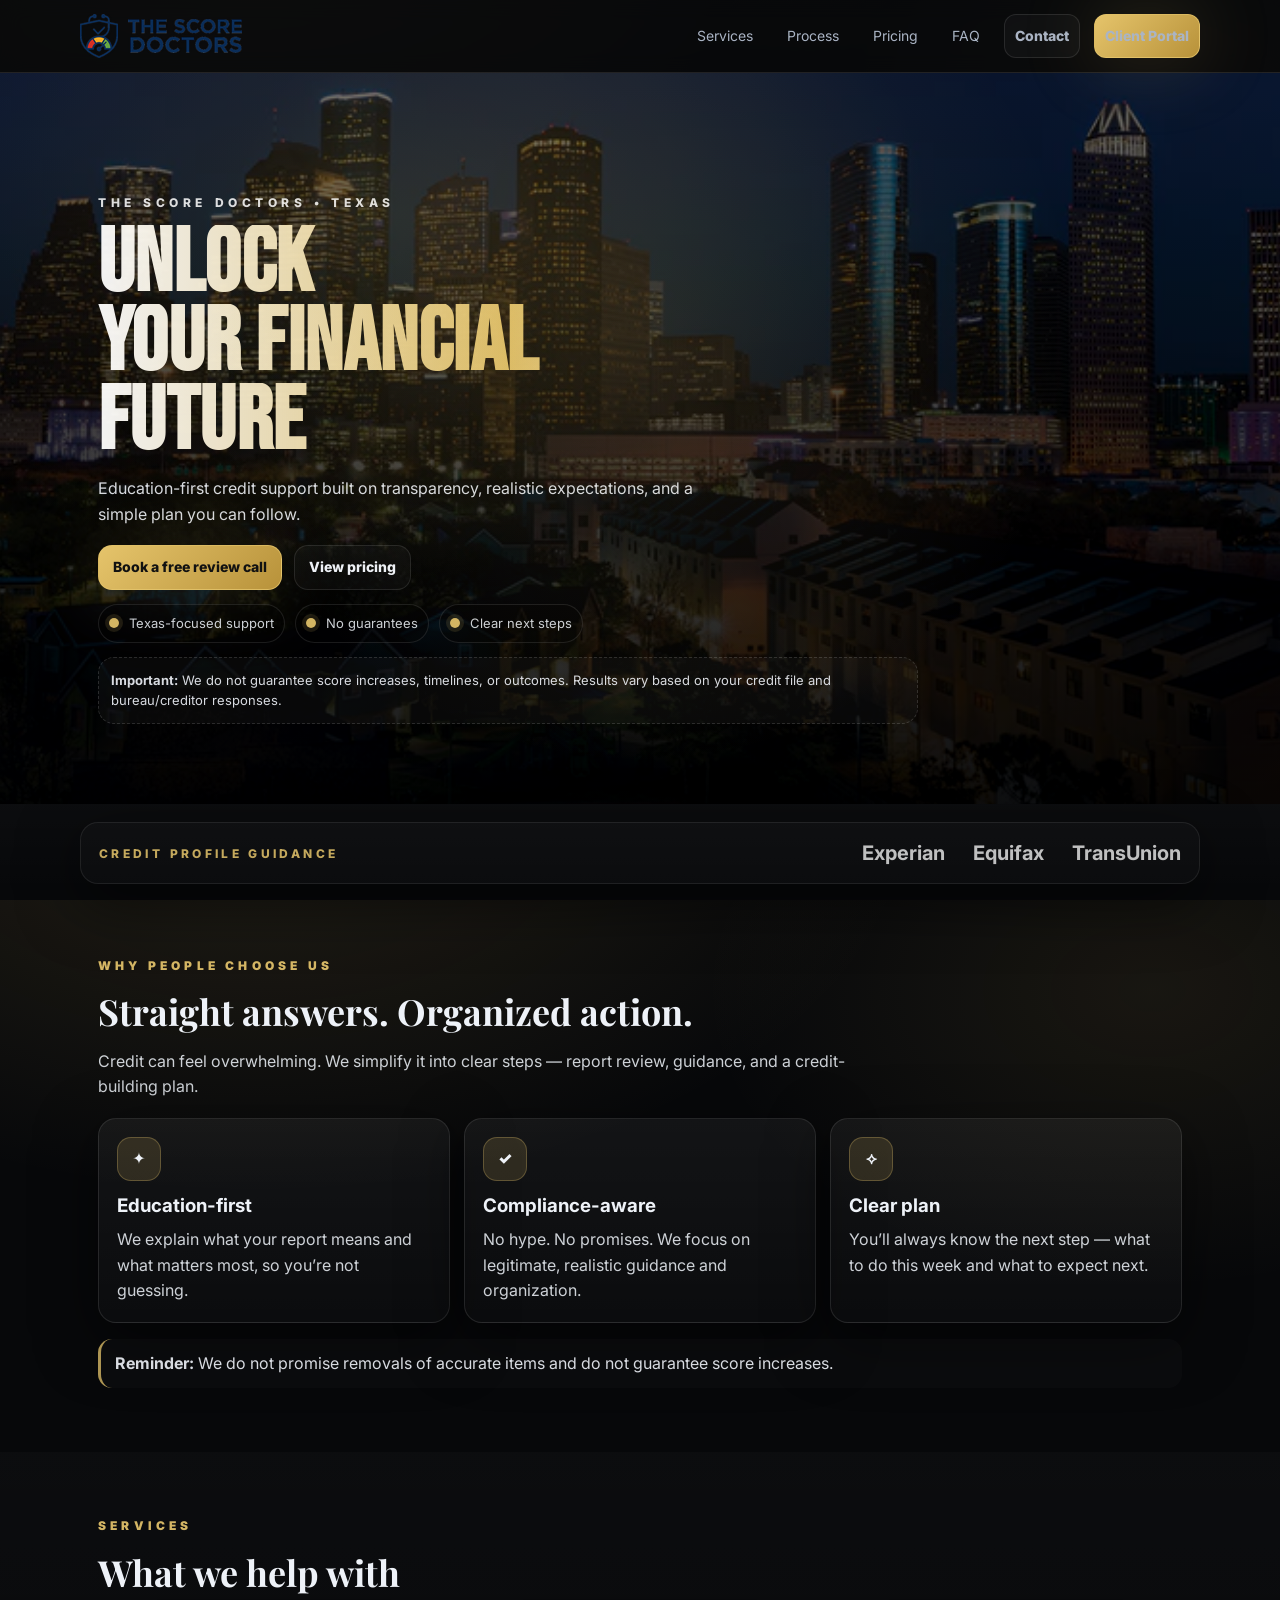
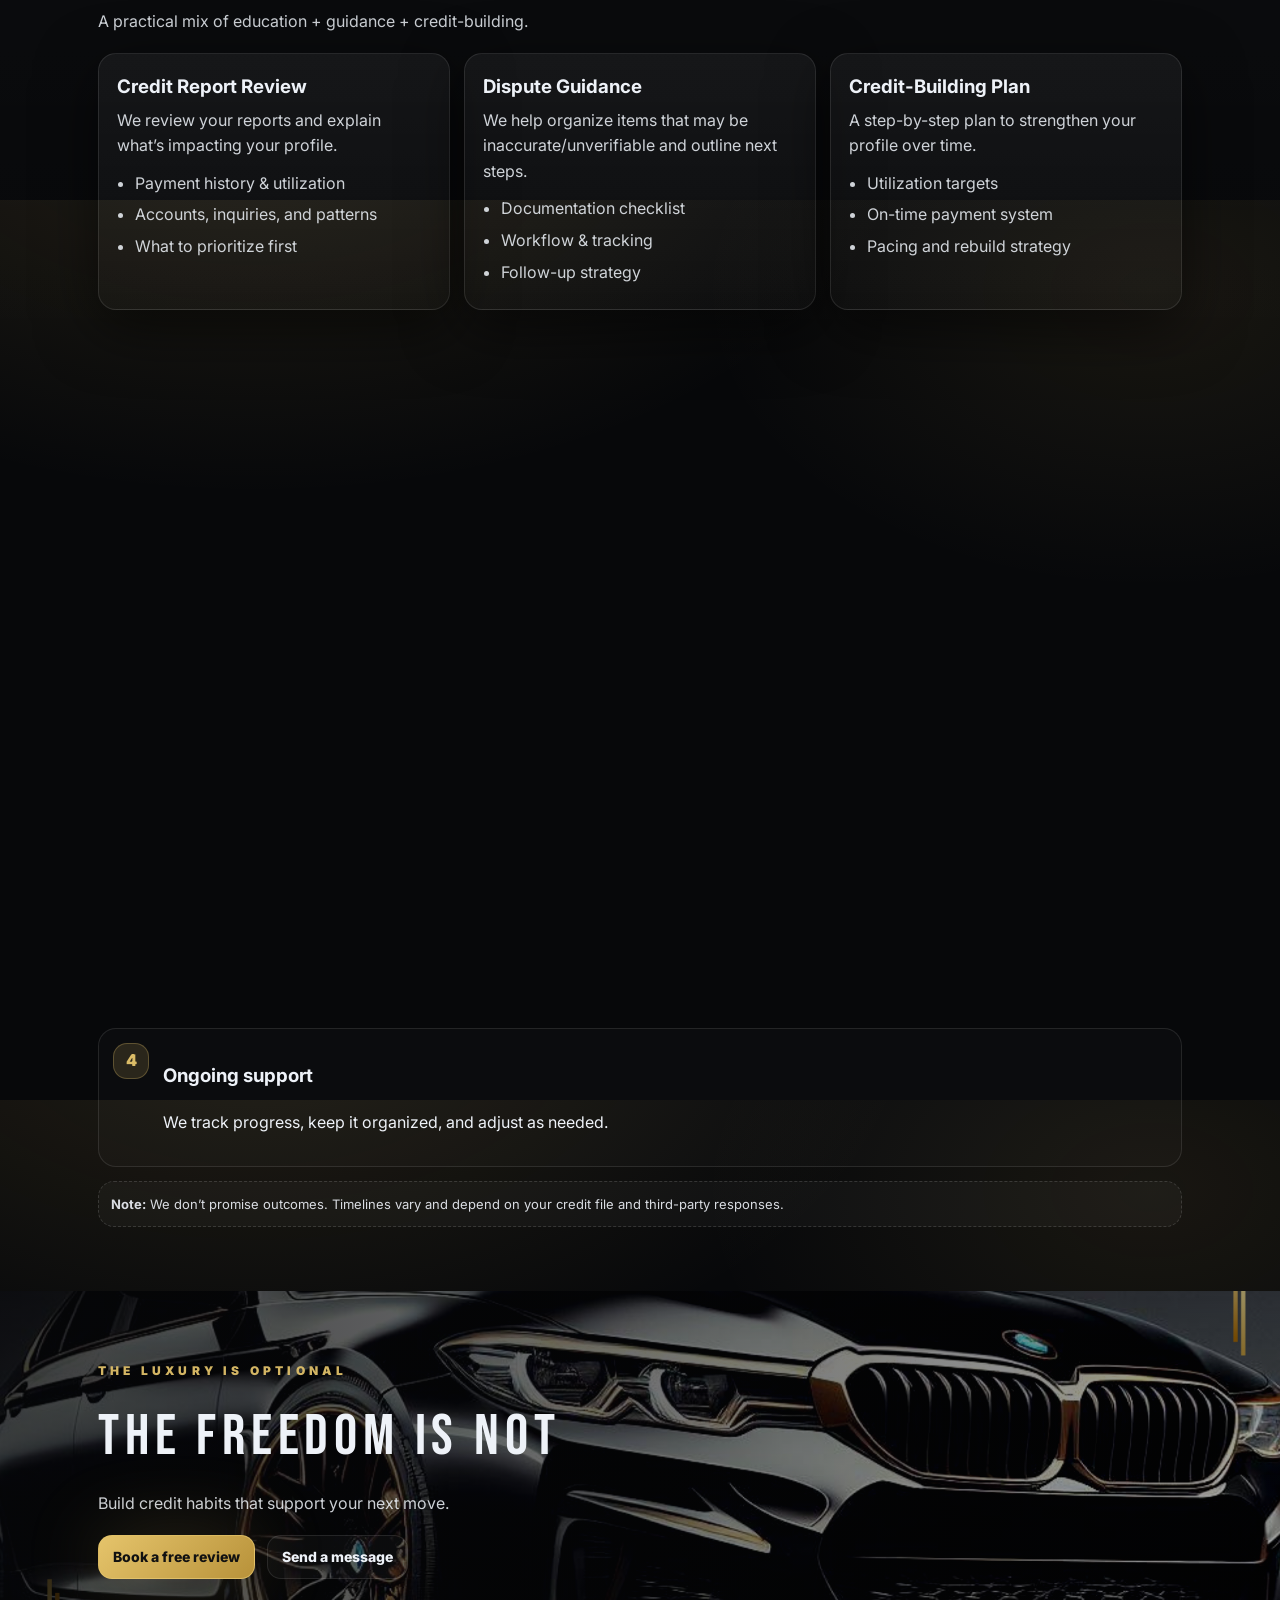
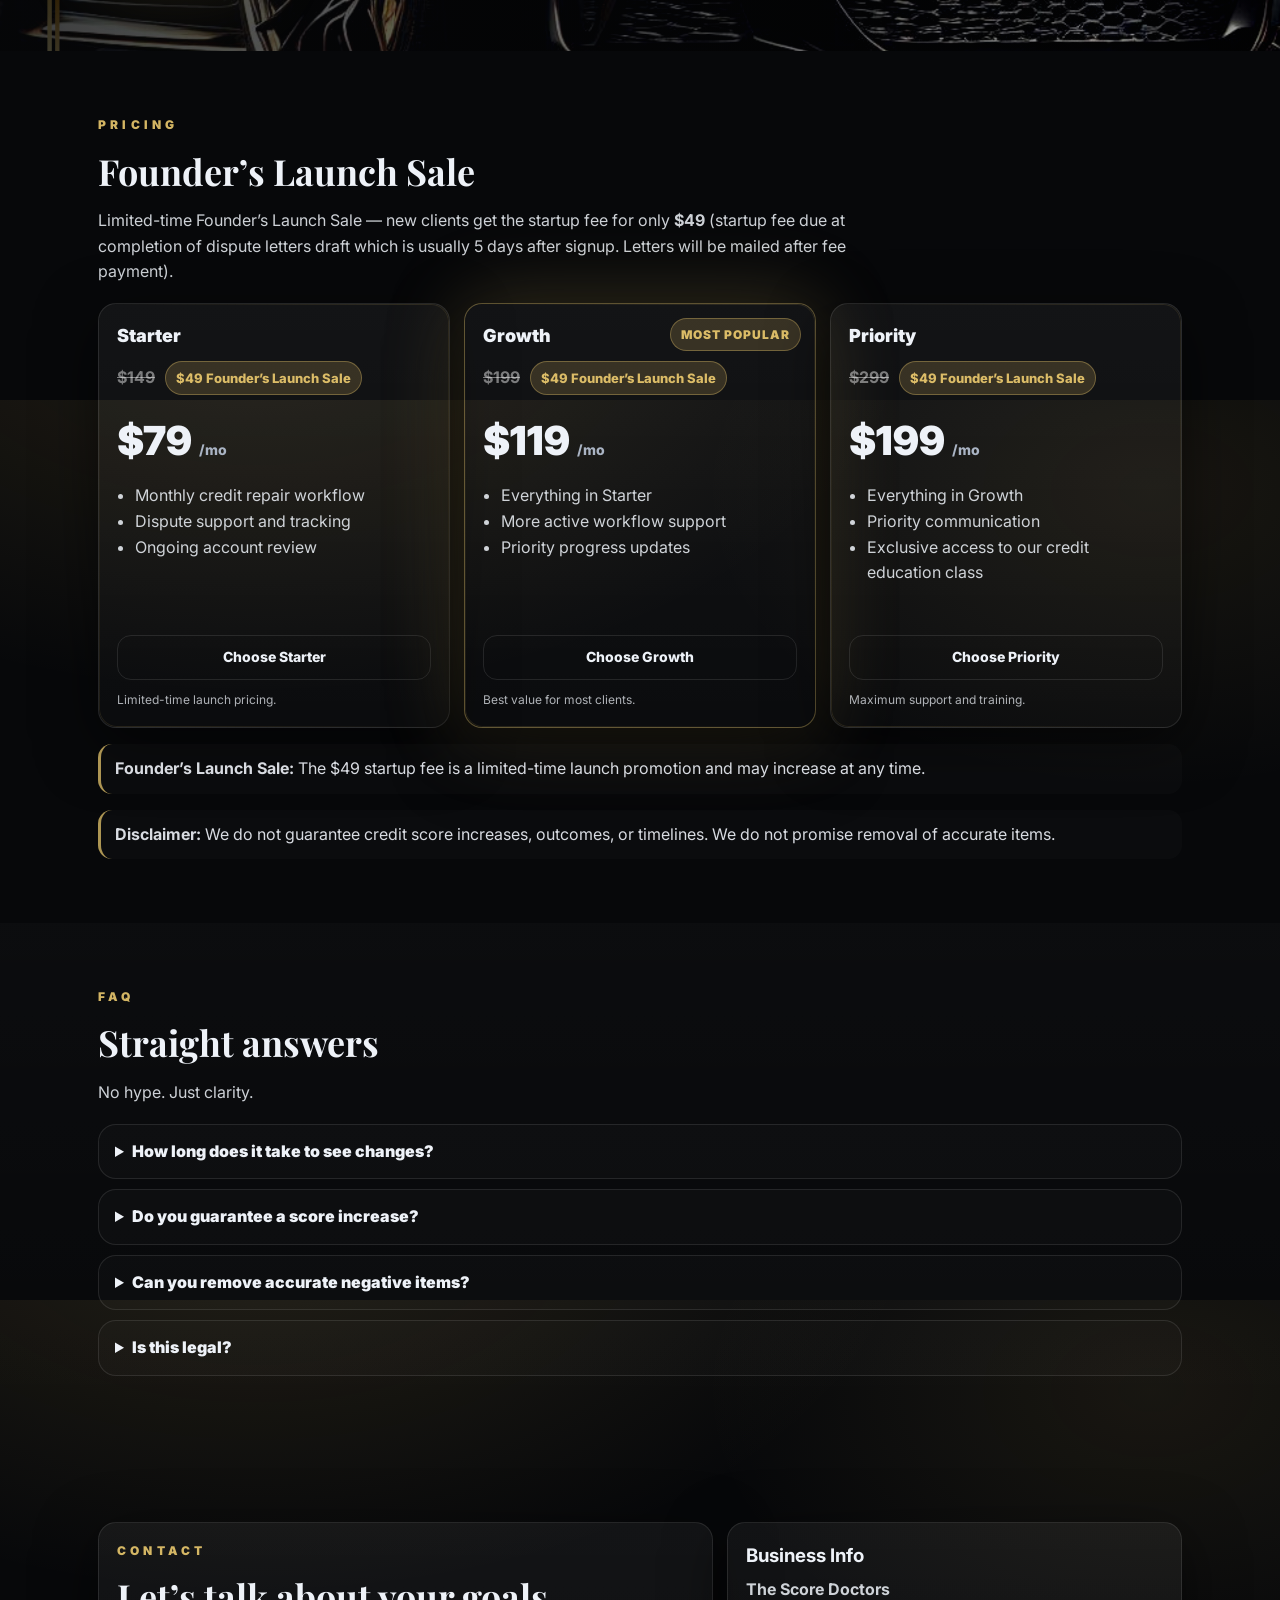
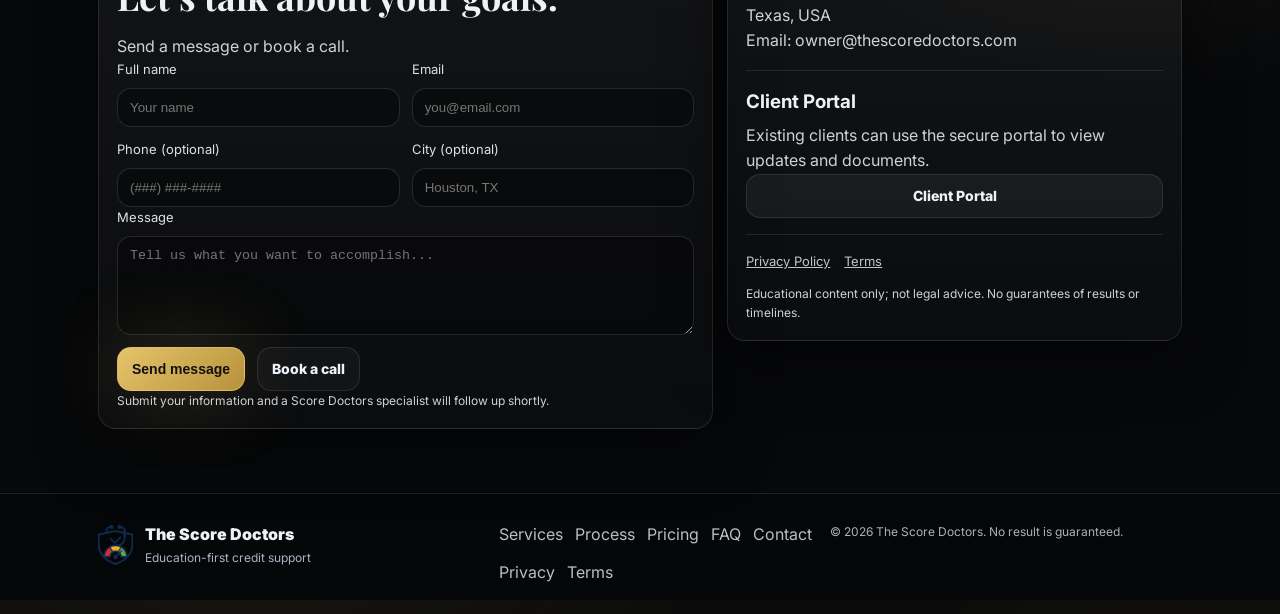
<file: index.html>
<!doctype html>
<html lang="en">
<head>
  <meta charset="UTF-8" />
  <meta name="viewport" content="width=device-width, initial-scale=1" />
  <title>The Score Doctors | Credit Education • Texas</title>
  <meta name="description" content="Education-first credit support for Texans. Transparent guidance, realistic expectations, and a simple plan to improve credit habits over time." />

  <link rel="icon" type="image/png" href="./images/favicon-32.png" />

  <link rel="preconnect" href="https://fonts.googleapis.com">
  <link rel="preconnect" href="https://fonts.gstatic.com" crossorigin>
  <link href="https://fonts.googleapis.com/css2?family=Bebas+Neue&family=Inter:wght@300;400;600;700;800&family=Playfair+Display:wght@600;700&display=swap" rel="stylesheet">

  <link rel="stylesheet" href="./styles.css" />
</head>

<body>
  <header class="nav">
    <div class="container nav__inner">
      <a class="brand" href="#top" aria-label="The Score Doctors Home">
        <img class="brand__mark" src="./images/score-doctors-nav-mark-h44.png" alt="The Score Doctors" />
        <img class="brand__word" src="./images/score-doctors-nav-wordmark-h34.png" alt="The Score Doctors" />
      </a>

      <button class="nav__toggle" id="navToggle" aria-label="Toggle menu" aria-expanded="false">
        <span></span><span></span><span></span>
      </button>

      <nav class="nav__links" id="navLinks">
        <a href="#services">Services</a>
        <a href="#process">Process</a>
        <a href="#pricing">Pricing</a>
        <a href="#faq">FAQ</a>
        <a class="btn btn--ghost" href="#contact">Contact</a>
        <a class="btn btn--gold" href="#" id="crcLoginBtn" title="Access your secure Credit Repair Cloud client dashboard">Client Portal</a>
      </nav>
    </div>
  </header>

  <main id="top">
    <section class="hero">
      <div class="hero__bg" aria-hidden="true"></div>

      <div class="container hero__grid">
        <div class="hero__copy">
          <div class="kicker reveal revealDelay1">THE SCORE DOCTORS • TEXAS</div>

          <h1 class="headline reveal revealDelay2">
            <span class="headline__line">UNLOCK</span>
            <span class="headline__line">YOUR FINANCIAL</span>
            <span class="headline__line">FUTURE</span>
          </h1>

          <p class="subhead reveal revealDelay3">
            Education-first credit support built on transparency, realistic expectations, and a simple plan you can follow.
          </p>

          <div class="hero__cta reveal revealDelay3">
            <a class="btn btn--gold" href="#" id="bookCallBtnTop">Book a free review call</a>
            <a class="btn btn--ghost" href="#pricing">View pricing</a>
          </div>

          <div class="hero__trust reveal">
            <div class="pill"><span class="dot"></span> Texas-focused support</div>
            <div class="pill"><span class="dot"></span> No guarantees</div>
            <div class="pill"><span class="dot"></span> Clear next steps</div>
          </div>

          <div class="fineprint reveal">
            <strong>Important:</strong> We do not guarantee score increases, timelines, or outcomes. Results vary based on your credit file and bureau/creditor responses.
          </div>
        </div>
      </div>
    </section>

    <section class="trustBar">
      <div class="container trustBar__inner reveal">
        <div class="trustBar__label">CREDIT PROFILE GUIDANCE</div>
        <div class="trustBar__logos">
          <span>Experian</span>
          <span>Equifax</span>
          <span>TransUnion</span>
        </div>
      </div>
    </section>

    <section class="section">
      <div class="container">
        <div class="sectionHead reveal">
          <div class="sectionKicker">WHY PEOPLE CHOOSE US</div>
          <h2 class="sectionTitle">Straight answers. Organized action.</h2>
          <p class="sectionDesc">
            Credit can feel overwhelming. We simplify it into clear steps — report review, guidance, and a credit-building plan.
          </p>
        </div>

        <div class="grid3">
          <article class="card reveal revealDelay1">
            <div class="icon">✦</div>
            <h3>Education-first</h3>
            <p>We explain what your report means and what matters most, so you’re not guessing.</p>
          </article>

          <article class="card reveal revealDelay2">
            <div class="icon">✓</div>
            <h3>Compliance-aware</h3>
            <p>No hype. No promises. We focus on legitimate, realistic guidance and organization.</p>
          </article>

          <article class="card reveal revealDelay3">
            <div class="icon">⟡</div>
            <h3>Clear plan</h3>
            <p>You’ll always know the next step — what to do this week and what to expect next.</p>
          </article>
        </div>

        <div class="note reveal">
          <strong>Reminder:</strong> We do not promise removals of accurate items and do not guarantee score increases.
        </div>
      </div>
    </section>

    <section class="section section--alt" id="services">
      <div class="container">
        <div class="sectionHead reveal">
          <div class="sectionKicker">SERVICES</div>
          <h2 class="sectionTitle">What we help with</h2>
          <p class="sectionDesc">A practical mix of education + guidance + credit-building.</p>
        </div>

        <div class="grid3">
          <article class="card reveal revealDelay1">
            <h3>Credit Report Review</h3>
            <p>We review your reports and explain what’s impacting your profile.</p>
            <ul class="list">
              <li>Payment history & utilization</li>
              <li>Accounts, inquiries, and patterns</li>
              <li>What to prioritize first</li>
            </ul>
          </article>

          <article class="card reveal revealDelay2">
            <h3>Dispute Guidance</h3>
            <p>We help organize items that may be inaccurate/unverifiable and outline next steps.</p>
            <ul class="list">
              <li>Documentation checklist</li>
              <li>Workflow & tracking</li>
              <li>Follow-up strategy</li>
            </ul>
          </article>

          <article class="card reveal revealDelay3">
            <h3>Credit-Building Plan</h3>
            <p>A step-by-step plan to strengthen your profile over time.</p>
            <ul class="list">
              <li>Utilization targets</li>
              <li>On-time payment system</li>
              <li>Pacing and rebuild strategy</li>
            </ul>
          </article>
        </div>
      </div>
    </section>

    <section class="section" id="process">
      <div class="container">
        <div class="sectionHead reveal">
          <div class="sectionKicker">PROCESS</div>
          <h2 class="sectionTitle">A simple 4-step flow</h2>
          <p class="sectionDesc">Clear expectations and consistent progress.</p>
        </div>

        <div class="timeline">
          <div class="step reveal revealDelay1">
            <div class="step__num">1</div>
            <div>
              <h3>Intro call</h3>
              <p>We learn your goals and explain what we can and can’t do.</p>
            </div>
          </div>

          <div class="step reveal revealDelay2">
            <div class="step__num">2</div>
            <div>
              <h3>Report review</h3>
              <p>We review your reports and identify key issues and priorities.</p>
            </div>
          </div>

          <div class="step reveal revealDelay3">
            <div class="step__num">3</div>
            <div>
              <h3>Action plan</h3>
              <p>You get a plan: dispute guidance (if applicable) + credit-building steps.</p>
            </div>
          </div>

          <div class="step reveal">
            <div class="step__num">4</div>
            <div>
              <h3>Ongoing support</h3>
              <p>We track progress, keep it organized, and adjust as needed.</p>
            </div>
          </div>
        </div>

        <div class="fineprint reveal">
          <strong>Note:</strong> We don’t promise outcomes. Timelines vary and depend on your credit file and third-party responses.
        </div>
      </div>
    </section>

    <section class="luxBanner">
      <div class="luxBanner__bg" style="background-image:url('./images/template/6.png')"></div>
      <div class="luxBanner__overlay"></div>
      <div class="container luxBanner__content reveal">
        <div class="luxBanner__kicker">THE LUXURY IS OPTIONAL</div>
        <div class="luxBanner__headline">THE FREEDOM IS NOT</div>
        <div class="luxBanner__sub">Build credit habits that support your next move.</div>
        <div class="luxBanner__cta">
          <a class="btn btn--gold" href="#" id="bookCallBtnMid">Book a free review</a>
          <a class="btn btn--ghost" href="#contact">Send a message</a>
        </div>
      </div>
    </section>

    <section class="section" id="pricing">
      <div class="container">
        <div class="sectionHead reveal">
          <div class="sectionKicker">PRICING</div>
          <h2 class="sectionTitle">Founder’s Launch Sale</h2>
          <p class="sectionDesc">
            Limited-time Founder’s Launch Sale — new clients get the startup fee for only <strong>$49</strong> (startup fee due at completion of dispute letters draft which is usually 5 days after signup. Letters will be mailed after fee payment).
          </p>
        </div>

        <div class="priceGrid">
          <article class="priceCard reveal revealDelay1">
            <div class="priceName">Starter</div>

            <div class="startupRow">
              <span class="startupOld">$149</span>
              <span class="startupNew">$49 Founder’s Launch Sale</span>
            </div>

            <div class="priceAmt">$79 <span>/mo</span></div>

            <ul>
              <li>Monthly credit repair workflow</li>
              <li>Dispute support and tracking</li>
              <li>Ongoing account review</li>
            </ul>

            <a href="https://thescoredoctorstx.getcredithelpnow.com/checkout-Starter" 
   class="btn btnGhost" 
   target="_blank">
   Choose Starter
</a>

            <div class="tinyMuted">Limited-time launch pricing.</div>
          </article>

          <article class="priceCard priceCard--featured reveal revealDelay2">
            <div class="priceBadge">MOST POPULAR</div>

            <div class="priceName">Growth</div>

            <div class="startupRow">
              <span class="startupOld">$199</span>
              <span class="startupNew">$49 Founder’s Launch Sale</span>
            </div>

            <div class="priceAmt">$119 <span>/mo</span></div>

            <ul>
              <li>Everything in Starter</li>
              <li>More active workflow support</li>
              <li>Priority progress updates</li>
            </ul>

           <a href="https://thescoredoctorstx.getcredithelpnow.com/checkout-Growth" 
   class="btn btnGold" 
   target="_blank">
   Choose Growth
</a>

            <div class="tinyMuted">Best value for most clients.</div>
          </article>

          <article class="priceCard reveal revealDelay3">
            <div class="priceName">Priority</div>

            <div class="startupRow">
              <span class="startupOld">$299</span>
              <span class="startupNew">$49 Founder’s Launch Sale</span>
            </div>

            <div class="priceAmt">$199 <span>/mo</span></div>

            <ul>
              <li>Everything in Growth</li>
              <li>Priority communication</li>
              <li>Exclusive access to our credit education class</li>
            </ul>

            <a href="https://thescoredoctorstx.getcredithelpnow.com/checkout-Priority" 
   class="btn btnGold" 
   target="_blank">
   Choose Priority
</a>

            <div class="tinyMuted">Maximum support and training.</div>
          </article>
        </div>

        <div class="note reveal">
          <strong>Founder’s Launch Sale:</strong> The $49 startup fee is a limited-time launch promotion and may increase at any time.
        </div>

        <div class="note reveal">
          <strong>Disclaimer:</strong> We do not guarantee credit score increases, outcomes, or timelines. We do not promise removal of accurate items.
        </div>
      </div>
    </section>

    <section class="section section--alt" id="faq">
      <div class="container">
        <div class="sectionHead reveal">
          <div class="sectionKicker">FAQ</div>
          <h2 class="sectionTitle">Straight answers</h2>
          <p class="sectionDesc">No hype. Just clarity.</p>
        </div>

        <div class="faq">
          <details class="faq__item reveal">
            <summary>How long does it take to see changes?</summary>
            <p>Every credit situation is different. Some people see movement in weeks; others take months. We focus on consistent actions and realistic expectations.</p>
          </details>

          <details class="faq__item reveal">
            <summary>Do you guarantee a score increase?</summary>
            <p>No. We do not guarantee score increases, outcomes, or specific timelines.</p>
          </details>

          <details class="faq__item reveal">
            <summary>Can you remove accurate negative items?</summary>
            <p>We do not remove accurate information. If something is inaccurate, incomplete, or unverifiable, we help you understand options and the dispute process.</p>
          </details>

          <details class="faq__item reveal">
            <summary>Is this legal?</summary>
            <p>Yes — when done correctly. We focus on education, transparency, and compliant practices.</p>
          </details>
        </div>
      </div>
    </section>

    <section class="section" id="contact">
      <div class="container contactGrid">
        <form class="card reveal" id="contactForm">
          <div class="sectionKicker">CONTACT</div>
          <h2 class="sectionTitle">Let’s talk about your goals.</h2>
          <p class="sectionDesc">Send a message or book a call.</p>

          <div class="grid2">
            <label>
              Full name
              <input name="name" type="text" placeholder="Your name" required />
            </label>
            <label>
              Email
              <input name="email" type="email" placeholder="you@email.com" required />
            </label>
            <label>
              Phone (optional)
              <input name="phone" type="tel" placeholder="(###) ###-####" />
            </label>
            <label>
              City (optional)
              <input name="city" type="text" placeholder="Houston, TX" />
            </label>
          </div>

          <label>
            Message
            <textarea name="message" rows="5" placeholder="Tell us what you want to accomplish..." required></textarea>
          </label>

          <div class="formActions">
            <button class="btn btn--gold" type="submit">Send message</button>
            <a class="btn btn--ghost" href="#" id="bookCallBtnContact">Book a call</a>
          </div>

          <p class="tinyMuted" id="formNote">
          Submit your information and a Score Doctors specialist will follow up shortly.
          </p>
        </form>

        <aside class="card reveal">
          <h3>Business Info</h3>
          <p class="muted">
            <strong>The Score Doctors</strong><br />
            Texas, USA<br />
            Email: <a href="mailto:owner@thescoredoctors.com">owner@thescoredoctors.com</a>
          </p>

          <hr class="sep" />

          <h3>Client Portal</h3>
          <p class="muted">Existing clients can use the secure portal to view updates and documents.</p>
          <a class="btn btn--dark btn--full" href="#" id="crcLoginBtn2">Client Portal</a>

          <hr class="sep" />

          <div class="legalLinks">
            <a href="./privacy.html">Privacy Policy</a>
            <a href="./terms.html">Terms</a>
          </div>

          <p class="tinyMuted" style="margin-top:12px;">
            Educational content only; not legal advice. No guarantees of results or timelines.
          </p>
        </aside>
      </div>
    </section>

    <footer class="footer">
      <div class="container footer__grid">
        <div class="footerBrand">
          <img src="./images/score-doctors-nav-mark-h44.png" alt="The Score Doctors" />
          <div>
            <div class="footerName">The Score Doctors</div>
            <div class="footerTag">Education-first credit support</div>
          </div>
        </div>

        <div class="footerLinks">
          <a href="#services">Services</a>
          <a href="#process">Process</a>
          <a href="#pricing">Pricing</a>
          <a href="#faq">FAQ</a>
          <a href="#contact">Contact</a>
          <a href="./privacy.html">Privacy</a>
          <a href="./terms.html">Terms</a>
        </div>

        <div class="footerLegal">
          © <span id="year"></span> The Score Doctors. No result is guaranteed.
        </div>
      </div>
    </footer>
  </main>

  <script src="./script.js"></script>
</body>
</html>
</file>
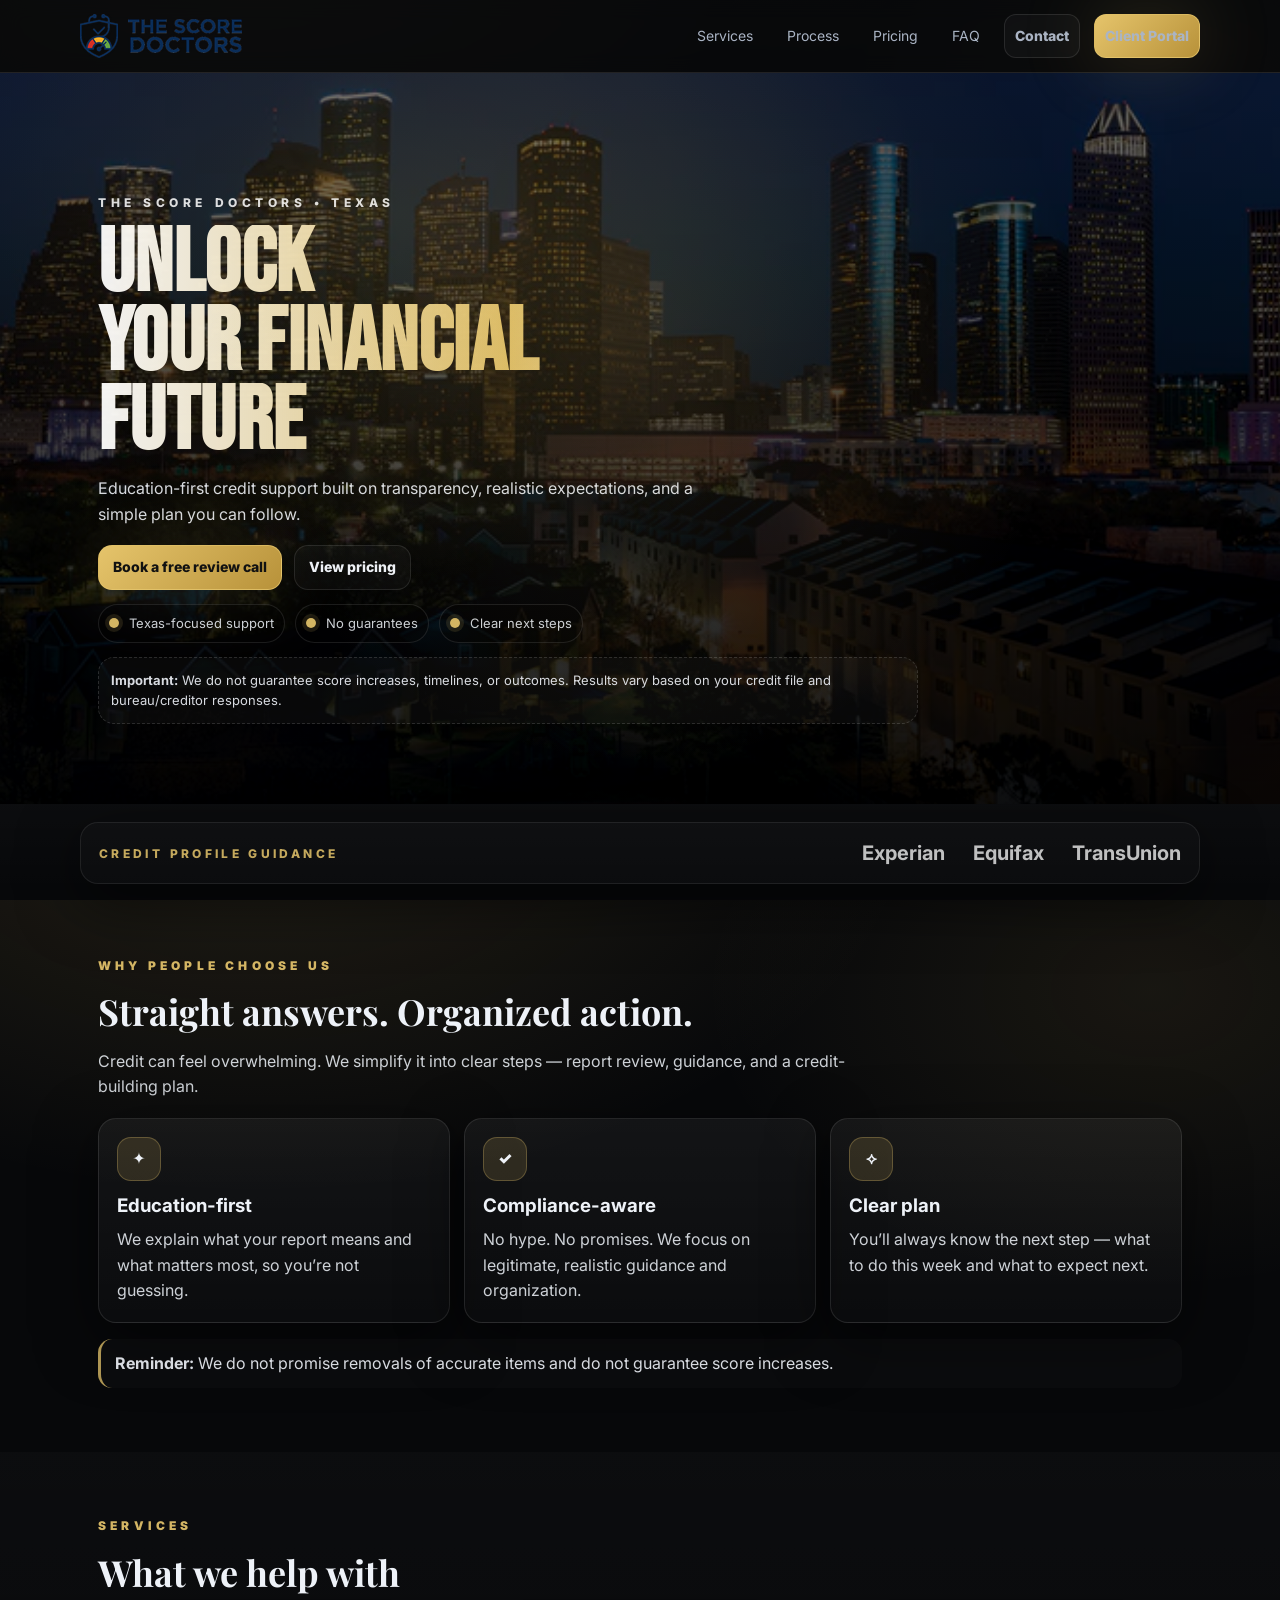
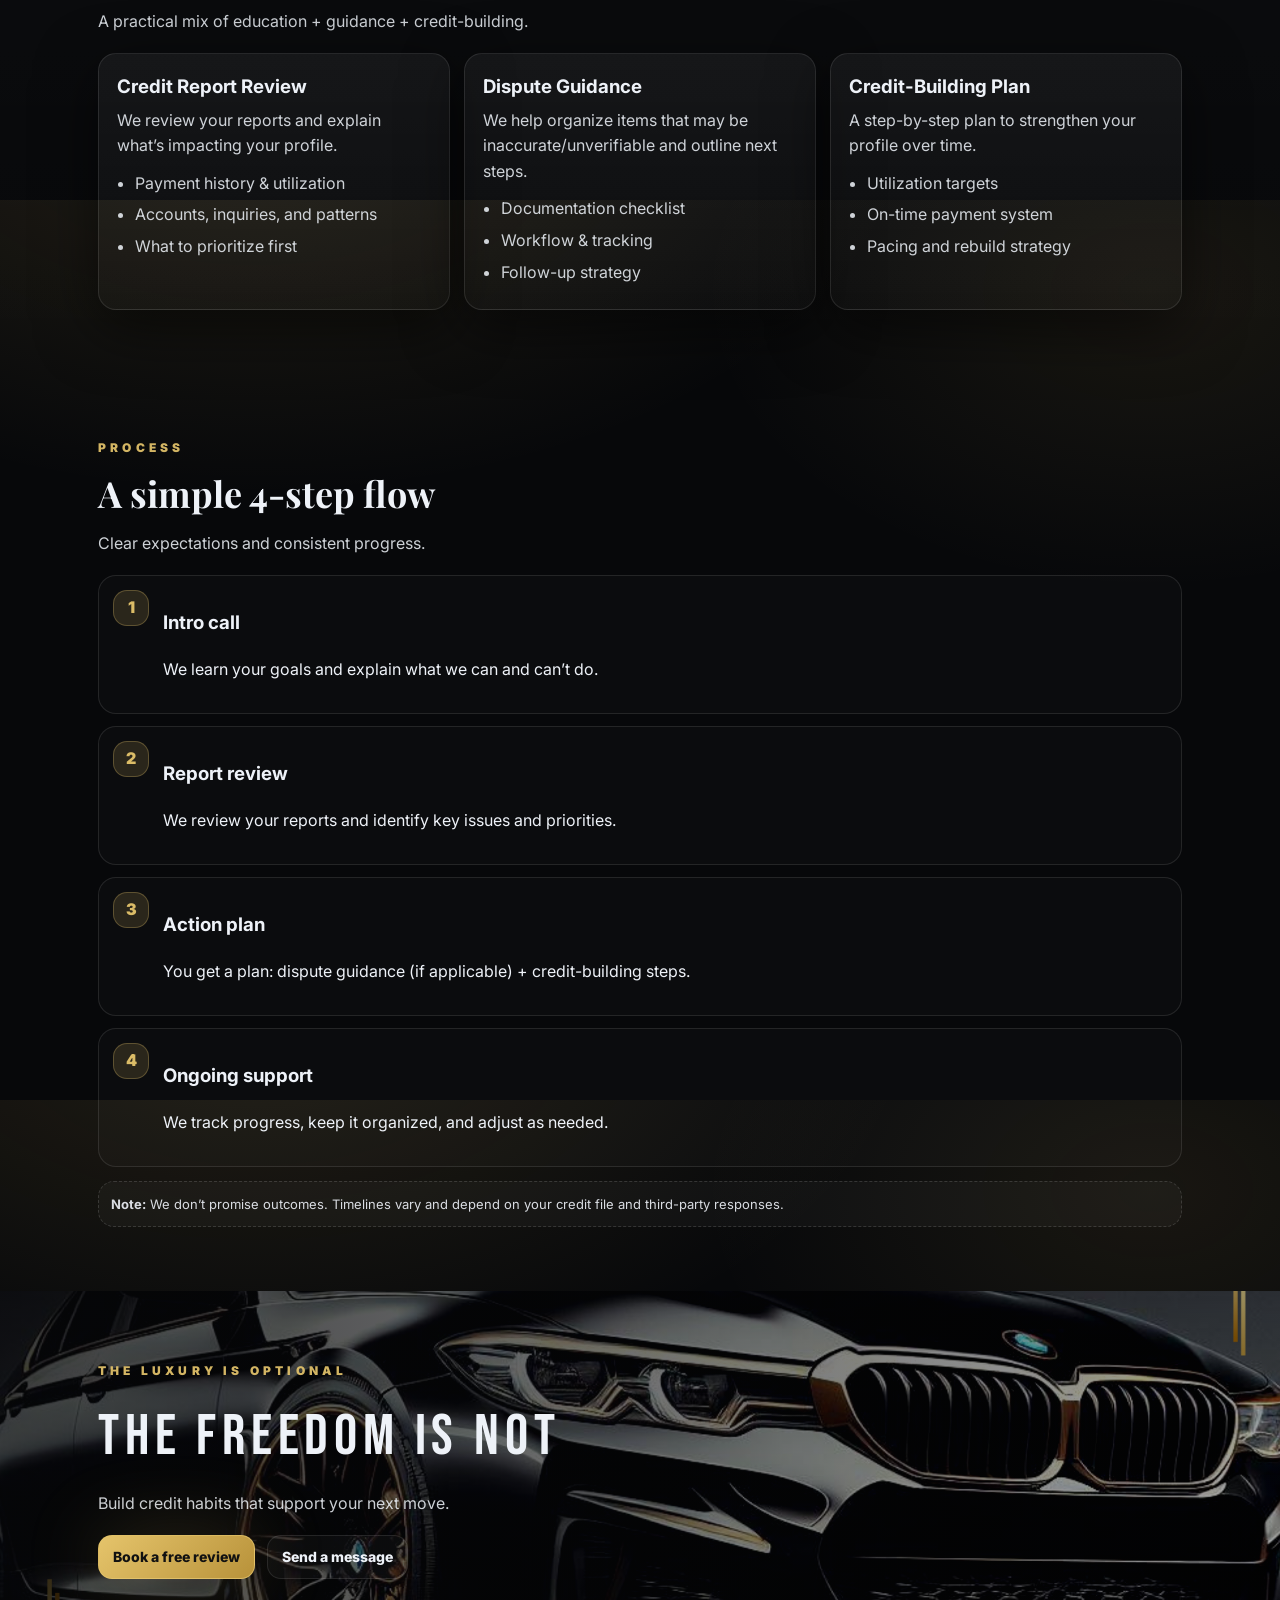
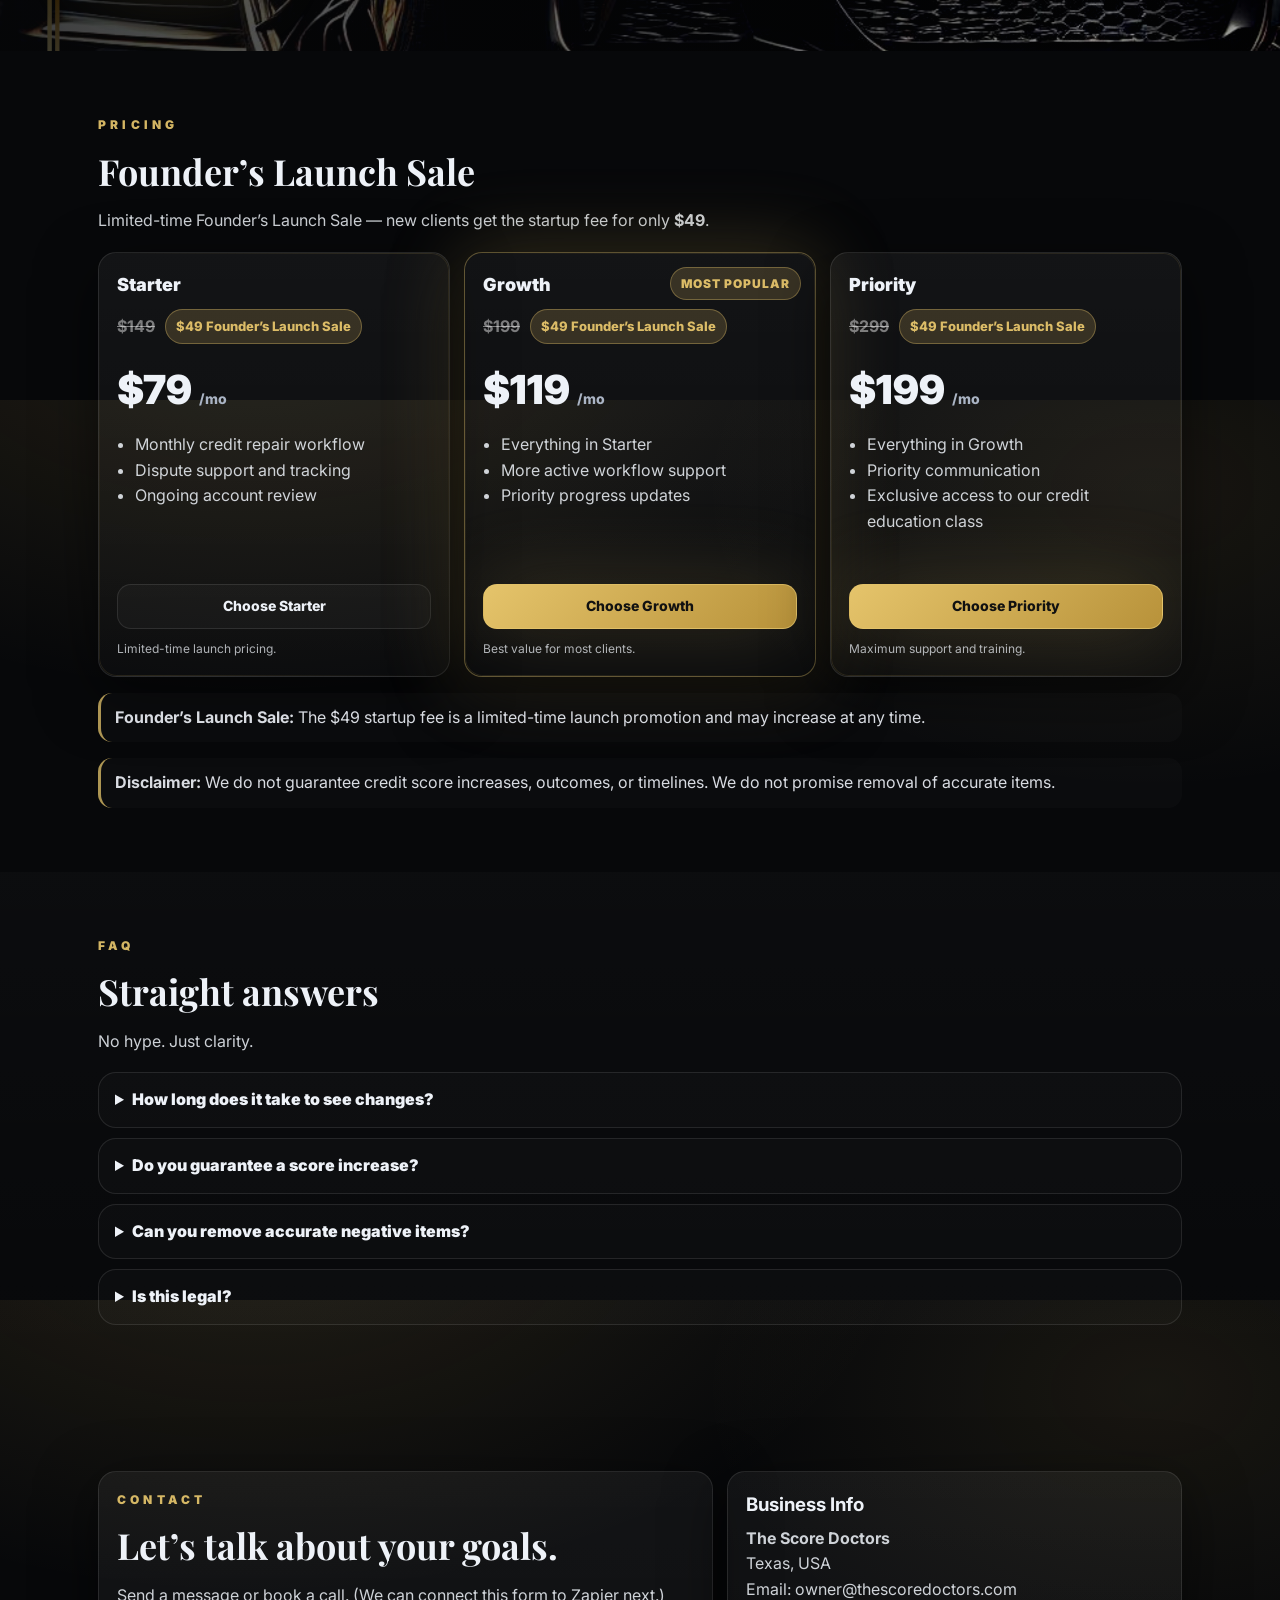
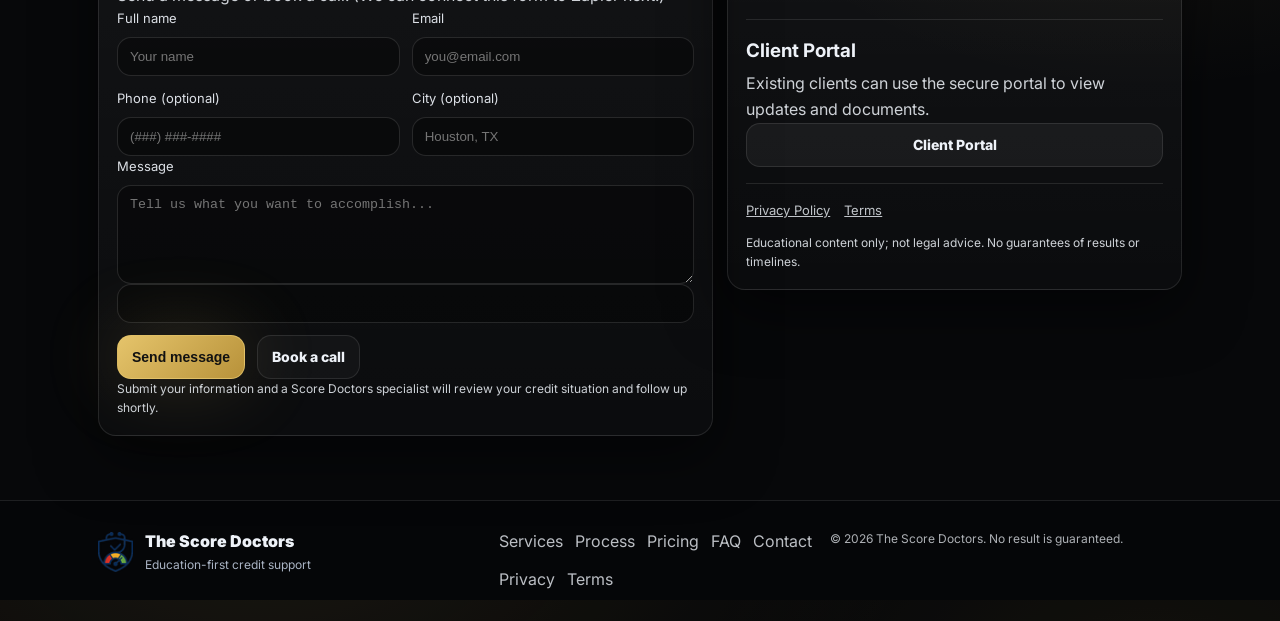
<file: OneDrive/Documentos/score-doctors-site/index.html>
<!doctype html>
<html lang="en">
<head>
  <meta charset="UTF-8" />
  <meta name="viewport" content="width=device-width, initial-scale=1" />
  <title>The Score Doctors | Credit Education • Texas</title>
  <meta name="description" content="Education-first credit support for Texans. Transparent guidance, realistic expectations, and a simple plan to improve credit habits over time." />

  <link rel="icon" type="image/png" href="./images/favicon-32.png" />

  <link rel="preconnect" href="https://fonts.googleapis.com">
  <link rel="preconnect" href="https://fonts.gstatic.com" crossorigin>
  <link href="https://fonts.googleapis.com/css2?family=Bebas+Neue&family=Inter:wght@300;400;600;700;800&family=Playfair+Display:wght@600;700&display=swap" rel="stylesheet">

  <link rel="stylesheet" href="./styles.css" />
</head>

<body>
  <header class="nav">
    <div class="container nav__inner">
      <a class="brand" href="#top" aria-label="The Score Doctors Home">
        <img class="brand__mark" src="./images/score-doctors-nav-mark-h44.png" alt="The Score Doctors" />
        <img class="brand__word" src="./images/score-doctors-nav-wordmark-h34.png" alt="The Score Doctors" />
      </a>

      <button class="nav__toggle" id="navToggle" aria-label="Toggle menu" aria-expanded="false">
        <span></span><span></span><span></span>
      </button>

      <nav class="nav__links" id="navLinks">
        <a href="#services">Services</a>
        <a href="#process">Process</a>
        <a href="#pricing">Pricing</a>
        <a href="#faq">FAQ</a>
        <a class="btn btn--ghost" href="#contact">Contact</a>
        <a class="btn btn--gold" href="#" id="crcLoginBtn" title="Access your secure Credit Repair Cloud client dashboard">Client Portal</a>
      </nav>
    </div>
  </header>

  <main id="top">
    <section class="hero">
      <div class="hero__bg" aria-hidden="true"></div>

      <div class="container hero__grid">
        <div class="hero__copy">
          <div class="kicker reveal revealDelay1">THE SCORE DOCTORS • TEXAS</div>

          <h1 class="headline reveal revealDelay2">
            <span class="headline__line">UNLOCK</span>
            <span class="headline__line">YOUR FINANCIAL</span>
            <span class="headline__line">FUTURE</span>
          </h1>

          <p class="subhead reveal revealDelay3">
            Education-first credit support built on transparency, realistic expectations, and a simple plan you can follow.
          </p>

          <div class="hero__cta reveal revealDelay3">
            <a class="btn btn--gold" href="#" id="bookCallBtnTop">Book a free review call</a>
            <a class="btn btn--ghost" href="#pricing">View pricing</a>
          </div>

          <div class="hero__trust reveal">
            <div class="pill"><span class="dot"></span> Texas-focused support</div>
            <div class="pill"><span class="dot"></span> No guarantees</div>
            <div class="pill"><span class="dot"></span> Clear next steps</div>
          </div>

          <div class="fineprint reveal">
            <strong>Important:</strong> We do not guarantee score increases, timelines, or outcomes. Results vary based on your credit file and bureau/creditor responses.
          </div>
        </div>
      </div>
    </section>

    <section class="trustBar">
      <div class="container trustBar__inner reveal">
        <div class="trustBar__label">CREDIT PROFILE GUIDANCE</div>
        <div class="trustBar__logos">
          <span>Experian</span>
          <span>Equifax</span>
          <span>TransUnion</span>
        </div>
      </div>
    </section>

    <section class="section">
      <div class="container">
        <div class="sectionHead reveal">
          <div class="sectionKicker">WHY PEOPLE CHOOSE US</div>
          <h2 class="sectionTitle">Straight answers. Organized action.</h2>
          <p class="sectionDesc">
            Credit can feel overwhelming. We simplify it into clear steps — report review, guidance, and a credit-building plan.
          </p>
        </div>

        <div class="grid3">
          <article class="card reveal revealDelay1">
            <div class="icon">✦</div>
            <h3>Education-first</h3>
            <p>We explain what your report means and what matters most, so you’re not guessing.</p>
          </article>

          <article class="card reveal revealDelay2">
            <div class="icon">✓</div>
            <h3>Compliance-aware</h3>
            <p>No hype. No promises. We focus on legitimate, realistic guidance and organization.</p>
          </article>

          <article class="card reveal revealDelay3">
            <div class="icon">⟡</div>
            <h3>Clear plan</h3>
            <p>You’ll always know the next step — what to do this week and what to expect next.</p>
          </article>
        </div>

        <div class="note reveal">
          <strong>Reminder:</strong> We do not promise removals of accurate items and do not guarantee score increases.
        </div>
      </div>
    </section>

    <section class="section section--alt" id="services">
      <div class="container">
        <div class="sectionHead reveal">
          <div class="sectionKicker">SERVICES</div>
          <h2 class="sectionTitle">What we help with</h2>
          <p class="sectionDesc">A practical mix of education + guidance + credit-building.</p>
        </div>

        <div class="grid3">
          <article class="card reveal revealDelay1">
            <h3>Credit Report Review</h3>
            <p>We review your reports and explain what’s impacting your profile.</p>
            <ul class="list">
              <li>Payment history & utilization</li>
              <li>Accounts, inquiries, and patterns</li>
              <li>What to prioritize first</li>
            </ul>
          </article>

          <article class="card reveal revealDelay2">
            <h3>Dispute Guidance</h3>
            <p>We help organize items that may be inaccurate/unverifiable and outline next steps.</p>
            <ul class="list">
              <li>Documentation checklist</li>
              <li>Workflow & tracking</li>
              <li>Follow-up strategy</li>
            </ul>
          </article>

          <article class="card reveal revealDelay3">
            <h3>Credit-Building Plan</h3>
            <p>A step-by-step plan to strengthen your profile over time.</p>
            <ul class="list">
              <li>Utilization targets</li>
              <li>On-time payment system</li>
              <li>Pacing and rebuild strategy</li>
            </ul>
          </article>
        </div>
      </div>
    </section>

    <section class="section" id="process">
      <div class="container">
        <div class="sectionHead reveal">
          <div class="sectionKicker">PROCESS</div>
          <h2 class="sectionTitle">A simple 4-step flow</h2>
          <p class="sectionDesc">Clear expectations and consistent progress.</p>
        </div>

        <div class="timeline">
          <div class="step reveal revealDelay1">
            <div class="step__num">1</div>
            <div>
              <h3>Intro call</h3>
              <p>We learn your goals and explain what we can and can’t do.</p>
            </div>
          </div>

          <div class="step reveal revealDelay2">
            <div class="step__num">2</div>
            <div>
              <h3>Report review</h3>
              <p>We review your reports and identify key issues and priorities.</p>
            </div>
          </div>

          <div class="step reveal revealDelay3">
            <div class="step__num">3</div>
            <div>
              <h3>Action plan</h3>
              <p>You get a plan: dispute guidance (if applicable) + credit-building steps.</p>
            </div>
          </div>

          <div class="step reveal">
            <div class="step__num">4</div>
            <div>
              <h3>Ongoing support</h3>
              <p>We track progress, keep it organized, and adjust as needed.</p>
            </div>
          </div>
        </div>

        <div class="fineprint reveal">
          <strong>Note:</strong> We don’t promise outcomes. Timelines vary and depend on your credit file and third-party responses.
        </div>
      </div>
    </section>

    <section class="luxBanner">
      <div class="luxBanner__bg" style="background-image:url('./images/template/6.png')"></div>
      <div class="luxBanner__overlay"></div>
      <div class="container luxBanner__content reveal">
        <div class="luxBanner__kicker">THE LUXURY IS OPTIONAL</div>
        <div class="luxBanner__headline">THE FREEDOM IS NOT</div>
        <div class="luxBanner__sub">Build credit habits that support your next move.</div>
        <div class="luxBanner__cta">
          <a class="btn btn--gold" href="#" id="bookCallBtnMid">Book a free review</a>
          <a class="btn btn--ghost" href="#contact">Send a message</a>
        </div>
      </div>
    </section>

    <section class="section" id="pricing">
      <div class="container">
        <div class="sectionHead reveal">
          <div class="sectionKicker">PRICING</div>
          <h2 class="sectionTitle">Founder’s Launch Sale</h2>
          <p class="sectionDesc">
            Limited-time Founder’s Launch Sale — new clients get the startup fee for only <strong>$49</strong>.
          </p>
        </div>

        <div class="priceGrid">
          <article class="priceCard reveal revealDelay1">
            <div class="priceName">Starter</div>

            <div class="startupRow">
              <span class="startupOld">$149</span>
              <span class="startupNew">$49 Founder’s Launch Sale</span>
            </div>

            <div class="priceAmt">$79 <span>/mo</span></div>

            <ul>
              <li>Monthly credit repair workflow</li>
              <li>Dispute support and tracking</li>
              <li>Ongoing account review</li>
            </ul>

            <a class="btn btn--ghost btn--full" href="#contact">Choose Starter</a>

            <div class="tinyMuted">Limited-time launch pricing.</div>
          </article>

          <article class="priceCard priceCard--featured reveal revealDelay2">
            <div class="priceBadge">MOST POPULAR</div>

            <div class="priceName">Growth</div>

            <div class="startupRow">
              <span class="startupOld">$199</span>
              <span class="startupNew">$49 Founder’s Launch Sale</span>
            </div>

            <div class="priceAmt">$119 <span>/mo</span></div>

            <ul>
              <li>Everything in Starter</li>
              <li>More active workflow support</li>
              <li>Priority progress updates</li>
            </ul>

            <a class="btn btn--gold btn--full" href="#contact">Choose Growth</a>

            <div class="tinyMuted">Best value for most clients.</div>
          </article>

          <article class="priceCard reveal revealDelay3">
            <div class="priceName">Priority</div>

            <div class="startupRow">
              <span class="startupOld">$299</span>
              <span class="startupNew">$49 Founder’s Launch Sale</span>
            </div>

            <div class="priceAmt">$199 <span>/mo</span></div>

            <ul>
              <li>Everything in Growth</li>
              <li>Priority communication</li>
              <li>Exclusive access to our credit education class</li>
            </ul>

            <a class="btn btn--gold btn--full" href="#contact">Choose Priority</a>

            <div class="tinyMuted">Maximum support and training.</div>
          </article>
        </div>

        <div class="note reveal">
          <strong>Founder’s Launch Sale:</strong> The $49 startup fee is a limited-time launch promotion and may increase at any time.
        </div>

        <div class="note reveal">
          <strong>Disclaimer:</strong> We do not guarantee credit score increases, outcomes, or timelines. We do not promise removal of accurate items.
        </div>
      </div>
    </section>

    <section class="section section--alt" id="faq">
      <div class="container">
        <div class="sectionHead reveal">
          <div class="sectionKicker">FAQ</div>
          <h2 class="sectionTitle">Straight answers</h2>
          <p class="sectionDesc">No hype. Just clarity.</p>
        </div>

        <div class="faq">
          <details class="faq__item reveal">
            <summary>How long does it take to see changes?</summary>
            <p>Every credit situation is different. Some people see movement in weeks; others take months. We focus on consistent actions and realistic expectations.</p>
          </details>

          <details class="faq__item reveal">
            <summary>Do you guarantee a score increase?</summary>
            <p>No. We do not guarantee score increases, outcomes, or specific timelines.</p>
          </details>

          <details class="faq__item reveal">
            <summary>Can you remove accurate negative items?</summary>
            <p>We do not remove accurate information. If something is inaccurate, incomplete, or unverifiable, we help you understand options and the dispute process.</p>
          </details>

          <details class="faq__item reveal">
            <summary>Is this legal?</summary>
            <p>Yes — when done correctly. We focus on education, transparency, and compliant practices.</p>
          </details>
        </div>
      </div>
    </section>

    <section class="section" id="contact">
      <div class="container contactGrid">
        <form class="card reveal" id="contactForm">
          <div class="sectionKicker">CONTACT</div>
          <h2 class="sectionTitle">Let’s talk about your goals.</h2>
          <p class="sectionDesc">Send a message or book a call. (We can connect this form to Zapier next.)</p>

          <div class="grid2">
            <label>
              Full name
              <input name="name" type="text" placeholder="Your name" required />
            </label>
            <label>
              Email
              <input name="email" type="email" placeholder="you@email.com" required />
            </label>
            <label>
              Phone (optional)
              <input name="phone" type="tel" placeholder="(###) ###-####" />
            </label>
            <label>
              City (optional)
              <input name="city" type="text" placeholder="Houston, TX" />
            </label>
          </div>

          <label>
            Message
            <textarea name="message" rows="5" placeholder="Tell us what you want to accomplish..." required></textarea>
          </label>
          <input type="text" name="website" id="website" class="hp-field" tabindex="-1" autocomplete="off" />

          <div class="formActions">
            <button class="btn btn--gold" type="submit">Send message</button>
            <a class="btn btn--ghost" href="#" id="bookCallBtnContact">Book a call</a>
          </div>

          <p class="tinyMuted" id="formNote">
            Submit your information and a Score Doctors specialist will review your credit situation and follow up shortly.
          </p>
        </form>

        <aside class="card reveal">
          <h3>Business Info</h3>
          <p class="muted">
            <strong>The Score Doctors</strong><br />
            Texas, USA<br />
            Email: <a href="mailto:owner@thescoredoctors.com">owner@thescoredoctors.com</a>
          </p>

          <hr class="sep" />

          <h3>Client Portal</h3>
          <p class="muted">Existing clients can use the secure portal to view updates and documents.</p>
          <a class="btn btn--dark btn--full" href="#" id="crcLoginBtn2">Client Portal</a>

          <hr class="sep" />

          <div class="legalLinks">
            <a href="./privacy.html">Privacy Policy</a>
            <a href="./terms.html">Terms</a>
          </div>

          <p class="tinyMuted" style="margin-top:12px;">
            Educational content only; not legal advice. No guarantees of results or timelines.
          </p>
        </aside>
      </div>
    </section>

    <footer class="footer">
      <div class="container footer__grid">
        <div class="footerBrand">
          <img src="./images/score-doctors-nav-mark-h44.png" alt="The Score Doctors" />
          <div>
            <div class="footerName">The Score Doctors</div>
            <div class="footerTag">Education-first credit support</div>
          </div>
        </div>

        <div class="footerLinks">
          <a href="#services">Services</a>
          <a href="#process">Process</a>
          <a href="#pricing">Pricing</a>
          <a href="#faq">FAQ</a>
          <a href="#contact">Contact</a>
          <a href="./privacy.html">Privacy</a>
          <a href="./terms.html">Terms</a>
        </div>

        <div class="footerLegal">
          © <span id="year"></span> The Score Doctors. No result is guaranteed.
        </div>
      </div>
    </footer>
  </main>

  <script src="./script.js"></script>
</body>
</html>
</file>
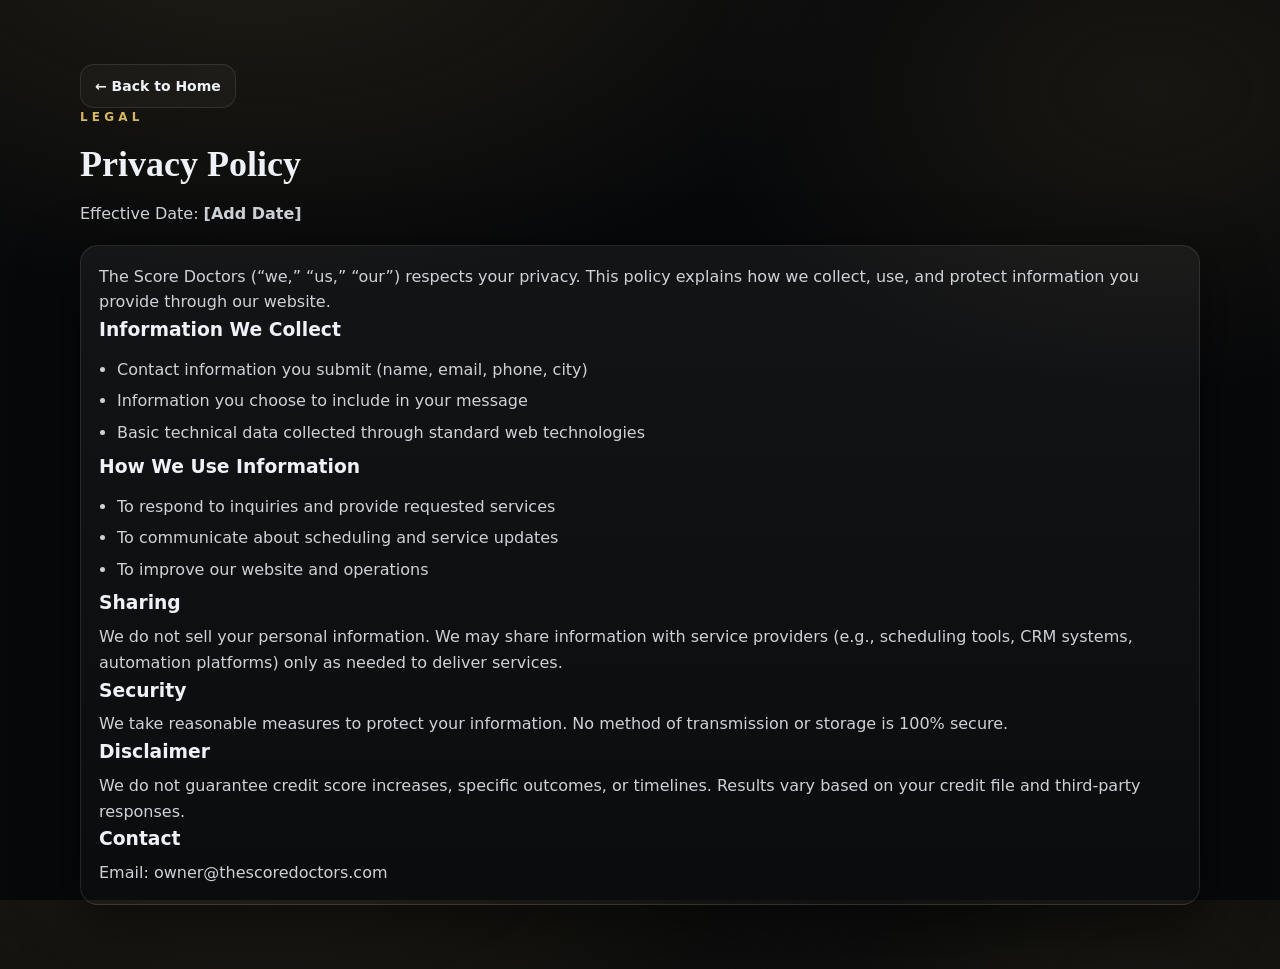
<file: privacy.html>
<!doctype html>
<html lang="en">
<head>
  <meta charset="UTF-8" />
  <meta name="viewport" content="width=device-width, initial-scale=1" />
  <title>Privacy Policy | The Score Doctors</title>
  <link rel="icon" type="image/png" href="./images/favicon-32.png" />
  <link rel="stylesheet" href="./styles.css" />
</head>
<body>
  <div class="container section">
    <a class="btn btn--ghost" href="./index.html">← Back to Home</a>

    <div class="sectionHead">
      <div class="sectionKicker">LEGAL</div>
      <h1 class="sectionTitle">Privacy Policy</h1>
      <p class="sectionDesc">Effective Date: <strong>[Add Date]</strong></p>
    </div>

    <div class="card">
      <p class="muted">
        The Score Doctors (“we,” “us,” “our”) respects your privacy. This policy explains how we collect, use, and protect
        information you provide through our website.
      </p>

      <h3>Information We Collect</h3>
      <ul class="list">
        <li>Contact information you submit (name, email, phone, city)</li>
        <li>Information you choose to include in your message</li>
        <li>Basic technical data collected through standard web technologies</li>
      </ul>

      <h3>How We Use Information</h3>
      <ul class="list">
        <li>To respond to inquiries and provide requested services</li>
        <li>To communicate about scheduling and service updates</li>
        <li>To improve our website and operations</li>
      </ul>

      <h3>Sharing</h3>
      <p class="muted">
        We do not sell your personal information. We may share information with service providers (e.g., scheduling tools,
        CRM systems, automation platforms) only as needed to deliver services.
      </p>

      <h3>Security</h3>
      <p class="muted">
        We take reasonable measures to protect your information. No method of transmission or storage is 100% secure.
      </p>

      <h3>Disclaimer</h3>
      <p class="muted">
        We do not guarantee credit score increases, specific outcomes, or timelines. Results vary based on your credit file
        and third-party responses.
      </p>

      <h3>Contact</h3>
      <p class="muted">
        Email: <a href="mailto:owner@thescoredoctors.com">owner@thescoredoctors.com</a>
      </p>
    </div>
  </div>
</body>
</html>
</file>
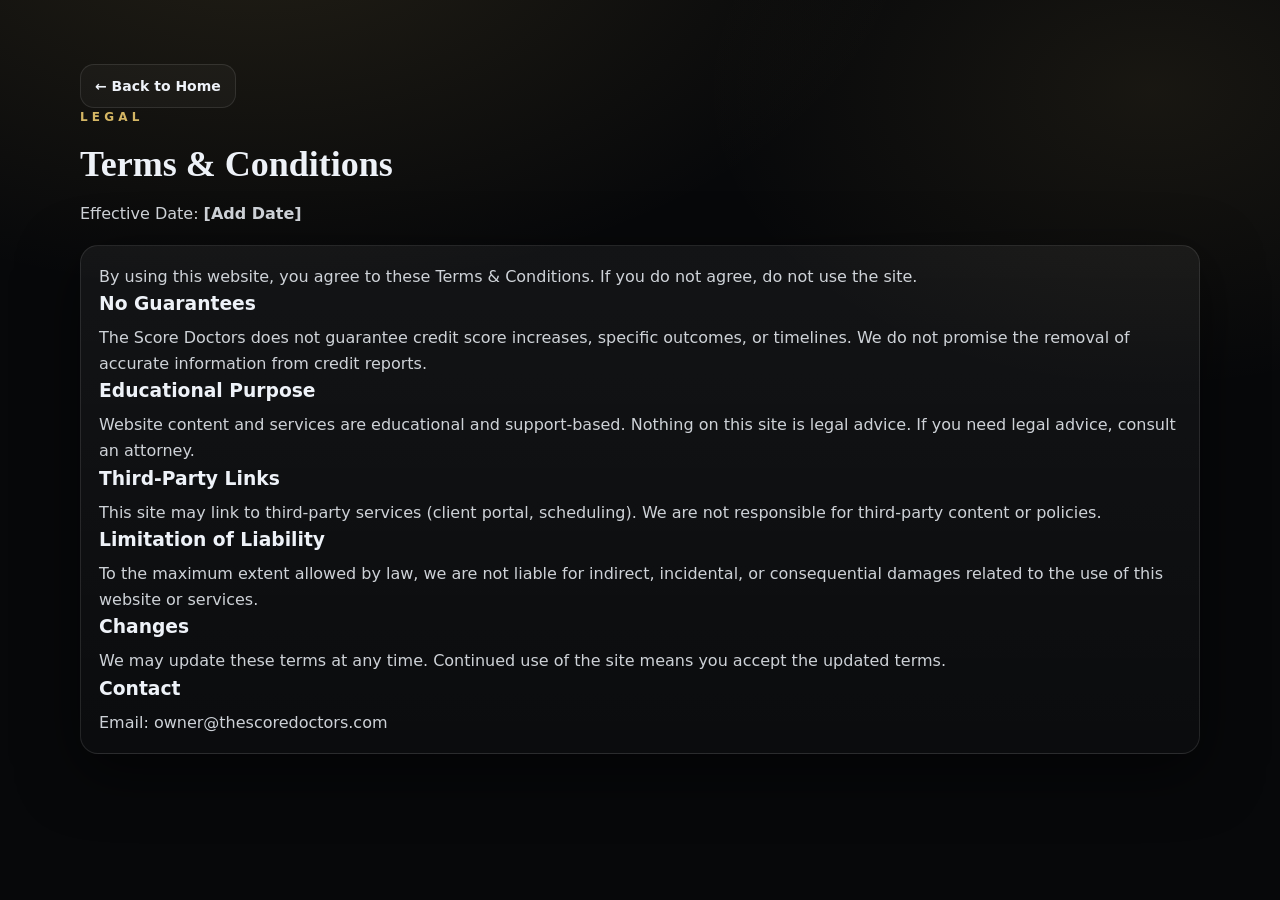
<file: terms.html>
<!doctype html>
<html lang="en">
<head>
  <meta charset="UTF-8" />
  <meta name="viewport" content="width=device-width, initial-scale=1" />
  <title>Terms & Conditions | The Score Doctors</title>
  <link rel="icon" type="image/png" href="./images/favicon-32.png" />
  <link rel="stylesheet" href="./styles.css" />
</head>
<body>
  <div class="container section">
    <a class="btn btn--ghost" href="./index.html">← Back to Home</a>

    <div class="sectionHead">
      <div class="sectionKicker">LEGAL</div>
      <h1 class="sectionTitle">Terms & Conditions</h1>
      <p class="sectionDesc">Effective Date: <strong>[Add Date]</strong></p>
    </div>

    <div class="card">
      <p class="muted">
        By using this website, you agree to these Terms & Conditions. If you do not agree, do not use the site.
      </p>

      <h3>No Guarantees</h3>
      <p class="muted">
        The Score Doctors does not guarantee credit score increases, specific outcomes, or timelines. We do not promise the
        removal of accurate information from credit reports.
      </p>

      <h3>Educational Purpose</h3>
      <p class="muted">
        Website content and services are educational and support-based. Nothing on this site is legal advice.
        If you need legal advice, consult an attorney.
      </p>

      <h3>Third-Party Links</h3>
      <p class="muted">
        This site may link to third-party services (client portal, scheduling). We are not responsible for third-party content
        or policies.
      </p>

      <h3>Limitation of Liability</h3>
      <p class="muted">
        To the maximum extent allowed by law, we are not liable for indirect, incidental, or consequential damages related to
        the use of this website or services.
      </p>

      <h3>Changes</h3>
      <p class="muted">
        We may update these terms at any time. Continued use of the site means you accept the updated terms.
      </p>

      <h3>Contact</h3>
      <p class="muted">
        Email: <a href="mailto:owner@thescoredoctors.com">owner@thescoredoctors.com</a>
      </p>
    </div>
  </div>
</body>
</html>
</file>
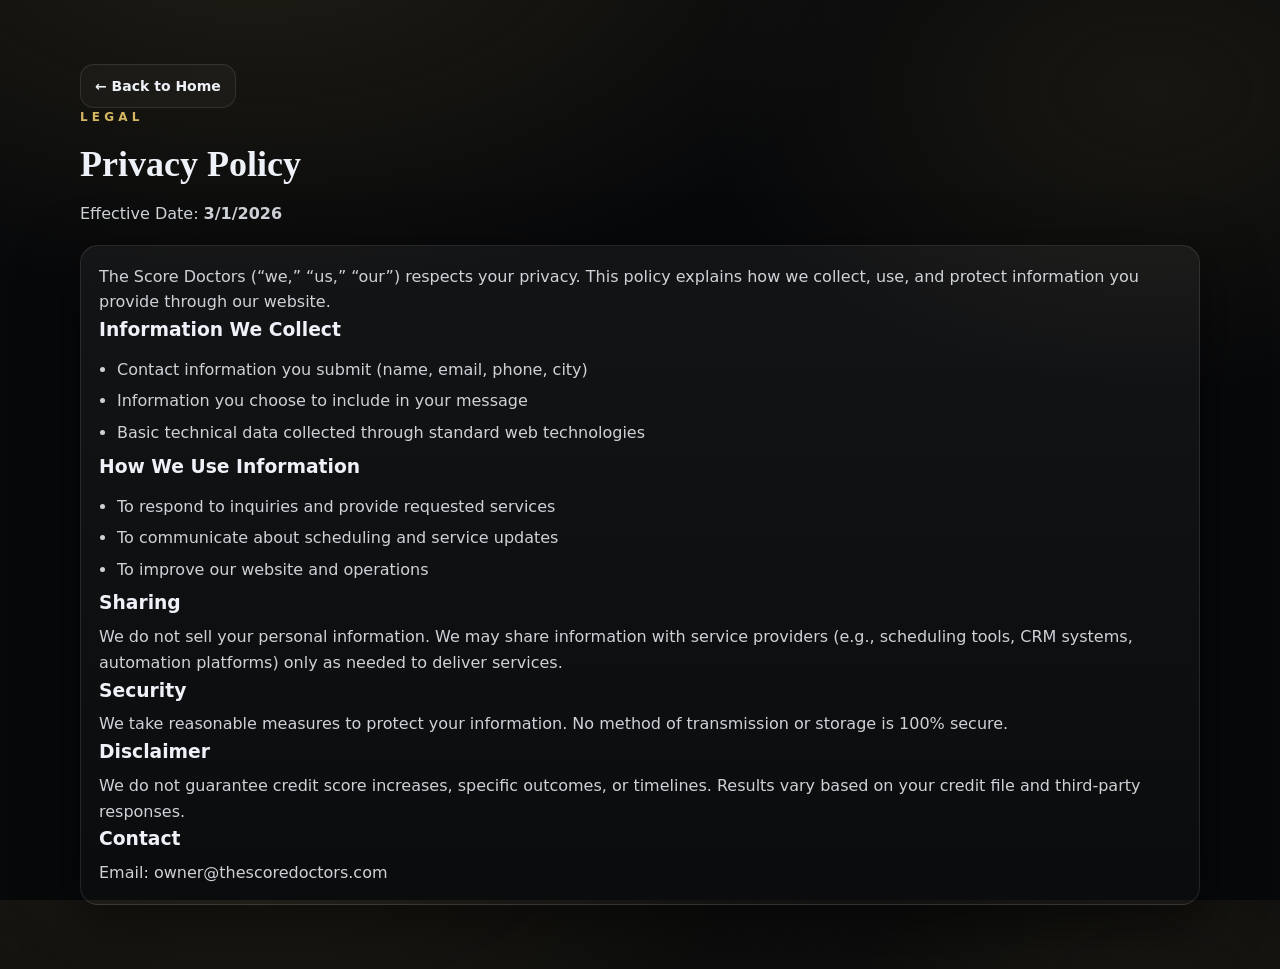
<file: OneDrive/Documentos/score-doctors-site/privacy.html>
<!doctype html>
<html lang="en">
<head>
  <meta charset="UTF-8" />
  <meta name="viewport" content="width=device-width, initial-scale=1" />
  <title>Privacy Policy | The Score Doctors</title>
  <link rel="icon" type="image/png" href="./images/favicon-32.png" />
  <link rel="stylesheet" href="./styles.css" />
</head>
<body>
  <div class="container section">
    <a class="btn btn--ghost" href="./index.html">← Back to Home</a>

    <div class="sectionHead">
      <div class="sectionKicker">LEGAL</div>
      <h1 class="sectionTitle">Privacy Policy</h1>
      <p class="sectionDesc">Effective Date: <strong>3/1/2026</strong></p>
    </div>

    <div class="card">
      <p class="muted">
        The Score Doctors (“we,” “us,” “our”) respects your privacy. This policy explains how we collect, use, and protect
        information you provide through our website.
      </p>

      <h3>Information We Collect</h3>
      <ul class="list">
        <li>Contact information you submit (name, email, phone, city)</li>
        <li>Information you choose to include in your message</li>
        <li>Basic technical data collected through standard web technologies</li>
      </ul>

      <h3>How We Use Information</h3>
      <ul class="list">
        <li>To respond to inquiries and provide requested services</li>
        <li>To communicate about scheduling and service updates</li>
        <li>To improve our website and operations</li>
      </ul>

      <h3>Sharing</h3>
      <p class="muted">
        We do not sell your personal information. We may share information with service providers (e.g., scheduling tools,
        CRM systems, automation platforms) only as needed to deliver services.
      </p>

      <h3>Security</h3>
      <p class="muted">
        We take reasonable measures to protect your information. No method of transmission or storage is 100% secure.
      </p>

      <h3>Disclaimer</h3>
      <p class="muted">
        We do not guarantee credit score increases, specific outcomes, or timelines. Results vary based on your credit file
        and third-party responses.
      </p>

      <h3>Contact</h3>
      <p class="muted">
        Email: <a href="mailto:owner@thescoredoctors.com">owner@thescoredoctors.com</a>
      </p>
    </div>
  </div>
</body>
</html>
</file>
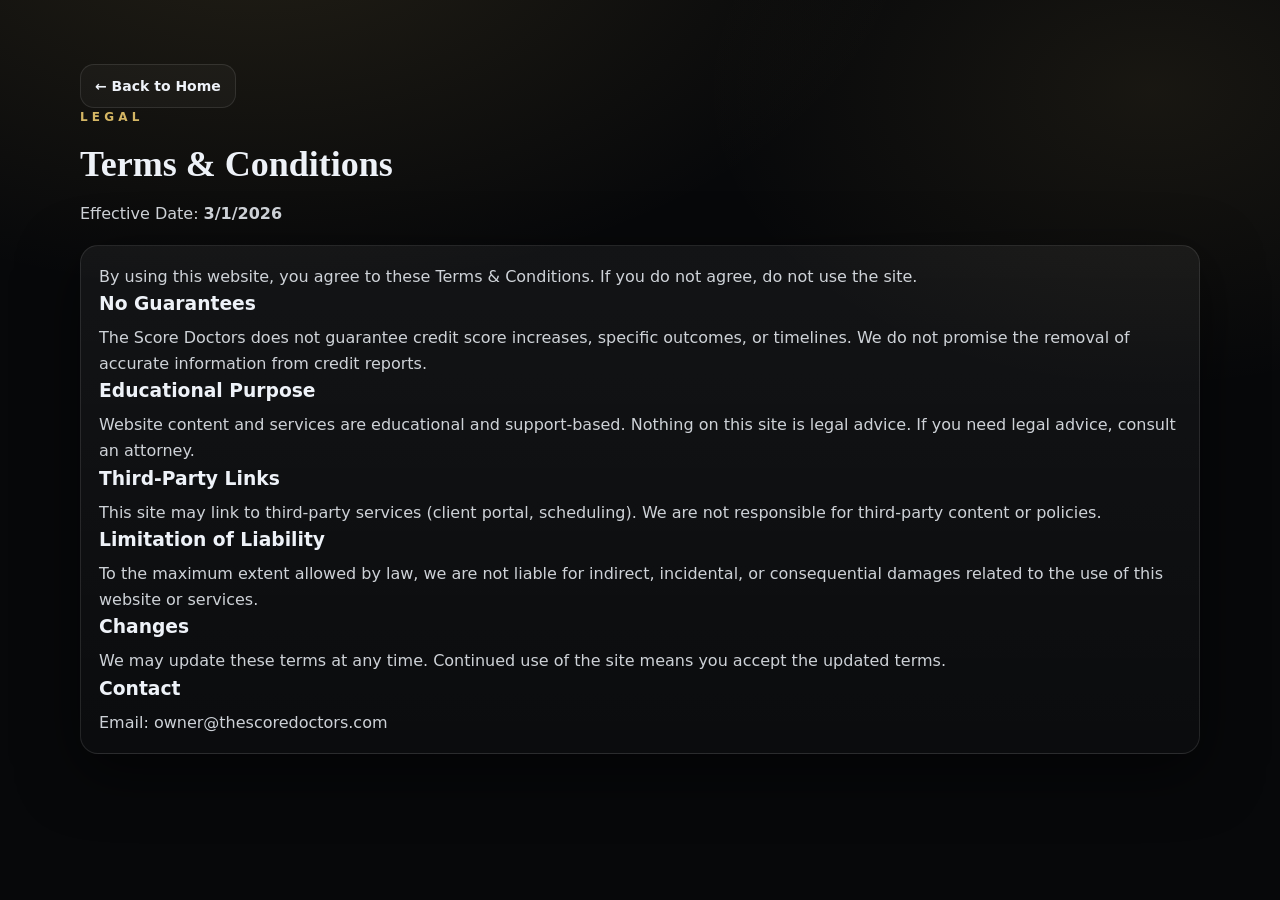
<file: OneDrive/Documentos/score-doctors-site/terms.html>
<!doctype html>
<html lang="en">
<head>
  <meta charset="UTF-8" />
  <meta name="viewport" content="width=device-width, initial-scale=1" />
  <title>Terms & Conditions | The Score Doctors</title>
  <link rel="icon" type="image/png" href="./images/favicon-32.png" />
  <link rel="stylesheet" href="./styles.css" />
</head>
<body>
  <div class="container section">
    <a class="btn btn--ghost" href="./index.html">← Back to Home</a>

    <div class="sectionHead">
      <div class="sectionKicker">LEGAL</div>
      <h1 class="sectionTitle">Terms & Conditions</h1>
      <p class="sectionDesc">Effective Date: <strong>3/1/2026</strong></p>
    </div>

    <div class="card">
      <p class="muted">
        By using this website, you agree to these Terms & Conditions. If you do not agree, do not use the site.
      </p>

      <h3>No Guarantees</h3>
      <p class="muted">
        The Score Doctors does not guarantee credit score increases, specific outcomes, or timelines. We do not promise the
        removal of accurate information from credit reports.
      </p>

      <h3>Educational Purpose</h3>
      <p class="muted">
        Website content and services are educational and support-based. Nothing on this site is legal advice.
        If you need legal advice, consult an attorney.
      </p>

      <h3>Third-Party Links</h3>
      <p class="muted">
        This site may link to third-party services (client portal, scheduling). We are not responsible for third-party content
        or policies.
      </p>

      <h3>Limitation of Liability</h3>
      <p class="muted">
        To the maximum extent allowed by law, we are not liable for indirect, incidental, or consequential damages related to
        the use of this website or services.
      </p>

      <h3>Changes</h3>
      <p class="muted">
        We may update these terms at any time. Continued use of the site means you accept the updated terms.
      </p>

      <h3>Contact</h3>
      <p class="muted">
        Email: <a href="mailto:owner@thescoredoctors.com">owner@thescoredoctors.com</a>
      </p>
    </div>
  </div>
</body>
</html>
</file>
<file: styles.css>
:root{
  --bg:#07080a;
  --text:#eef2f8;
  --muted:#aab4c4;

  --gold:#e5c46b;
  --gold2:#b8923a;

  --border:rgba(255,255,255,.10);
  --shadow: 0 18px 60px rgba(0,0,0,.55);
  --glow: 0 0 80px rgba(229,196,107,.22);

  --radius:18px;
}

*{box-sizing:border-box}
html,body{height:100%}
body{
  margin:0;
  font-family:Inter,system-ui,-apple-system,Segoe UI,Roboto,Arial,sans-serif;
  background:
    radial-gradient(1200px 700px at 20% -10%, rgba(229,196,107,.12), transparent 55%),
    radial-gradient(900px 600px at 90% 10%, rgba(229,196,107,.08), transparent 50%),
    var(--bg);
  color:var(--text);
  line-height:1.6;
}
a{color:inherit; text-decoration:none}
img{max-width:100%; display:block}
.container{max-width:1120px; margin:0 auto; padding:0 18px}

/* NAV */
.nav{
  position:sticky; top:0; z-index:60;
  backdrop-filter: blur(10px);
  background: rgba(7,8,10,.70);
  border-bottom:1px solid var(--border);
}
.nav__inner{
  display:flex; align-items:center; justify-content:space-between;
  padding:14px 0;
}
.brand{display:flex; align-items:center; gap:10px}
.brand__mark{height:44px; width:auto}
.brand__word{height:34px; width:auto}

.nav__links{display:flex; gap:14px; align-items:center}
.nav__links a{
  font-size:14px; color:var(--muted);
  padding:10px 10px; border-radius:12px;
}
.nav__links a:hover{color:var(--text); background:rgba(255,255,255,.05)}
.nav__toggle{
  display:none;
  width:44px;height:44px;border-radius:14px;
  border:1px solid var(--border);
  background:rgba(255,255,255,.04);
}
.nav__toggle span{
  display:block; height:2px; width:18px; margin:4px auto;
  background:var(--text); opacity:.9;
}

/* BUTTONS */
.btn{
  display:inline-flex; align-items:center; justify-content:center;
  border-radius:14px;
  padding:10px 14px;
  border:1px solid var(--border);
  font-weight:800;
  font-size:14px;
  transition: transform .12s ease, background .12s ease, box-shadow .12s ease, border-color .12s ease;
}
.btn:active{transform:translateY(1px)}
.btn--full{width:100%}

.btn--gold{
  background: linear-gradient(135deg, var(--gold), var(--gold2));
  color:#111;
  border-color: rgba(229,196,107,.75);
  box-shadow: var(--glow);
}
.btn--gold:hover{
  transform:translateY(-1px);
  box-shadow:0 0 90px rgba(229,196,107,.30);
}
.btn--ghost{background:rgba(255,255,255,.03)}
.btn--ghost:hover{background:rgba(255,255,255,.06)}
.btn--dark{background:rgba(255,255,255,.05)}
.btn--dark:hover{background:rgba(255,255,255,.08)}

/* HERO */
.hero{
  position:relative;
  padding:120px 0 80px;
  overflow:hidden;
}
.hero__bg{
  position:absolute;
  inset:0;
  background:
    radial-gradient(900px 600px at 30% 20%, rgba(229,196,107,.18), transparent 60%),
    linear-gradient(to bottom, rgba(7,8,10,.45), rgba(7,8,10,.92)),
    url('./images/houston.jpg') center/cover no-repeat;
  filter: contrast(1.08) brightness(.75);
  z-index:-1;
  transform: translateY(0) scale(1.02);
}
.hero::after{
  content:"";
  position:absolute;
  inset:0;
  background: radial-gradient(circle at 50% 35%, rgba(229,196,107,.10), transparent 55%);
  pointer-events:none;
}
.hero__grid{
  position:relative;
  display:flex;
  justify-content:flex-start;
  align-items:center;
}
.hero__copy{
  max-width:820px;
}
.kicker{
  letter-spacing:.38em;
  font-weight:800;
  color:rgba(255,255,255,.85);
  font-size:12px;
  margin-bottom:12px;
}
.headline{
  margin:0;
  line-height:.88;
  letter-spacing:.02em;
}
.headline__line{
  display:block;
  font-family:"Bebas Neue", sans-serif;
  font-size:90px;
  background: linear-gradient(90deg, rgba(255,255,255,.95), rgba(229,196,107,.95), rgba(255,255,255,.95));
  -webkit-background-clip:text;
  background-clip:text;
  color:transparent;
  position:relative;
}
.headline__line::after{
  content:"";
  position:absolute;
  inset:0;
  background: linear-gradient(120deg, transparent 0%, rgba(229,196,107,.35) 45%, transparent 70%);
  transform: translateX(-140%);
  animation: shimmer 4.8s ease-in-out infinite;
  mix-blend-mode: screen;
  pointer-events:none;
}
@keyframes shimmer{
  0%, 55% { transform: translateX(-140%); }
  75% { transform: translateX(140%); }
  100% { transform: translateX(140%); }
}
.subhead{
  color:rgba(238,242,248,.90);
  max-width:62ch;
  margin:14px 0 0;
}
.hero__cta{
  display:flex;
  gap:12px;
  flex-wrap:wrap;
  margin-top:18px;
}
.hero__trust{
  display:flex;
  gap:10px;
  flex-wrap:wrap;
  margin-top:14px;
}
.pill{
  display:flex;
  align-items:center;
  gap:10px;
  padding:8px 10px;
  border-radius:999px;
  background:rgba(0,0,0,.32);
  border:1px solid rgba(255,255,255,.10);
  color:rgba(238,242,248,.86);
  font-size:13px;
}
.dot{
  width:10px;
  height:10px;
  border-radius:999px;
  background:rgba(229,196,107,.92);
  box-shadow:0 0 0 4px rgba(229,196,107,.12);
}
.fineprint{
  margin-top:14px;
  padding:12px 12px;
  border-radius:16px;
  border:1px dashed rgba(255,255,255,.14);
  background: rgba(255,255,255,.03);
  font-size:13px;
  color:rgba(238,242,248,.90);
}

/* TRUST BAR */
.trustBar{
  padding:18px 0 8px;
  background: linear-gradient(to bottom, rgba(255,255,255,.02), rgba(255,255,255,0));
}
.trustBar__inner{
  display:flex;
  justify-content:space-between;
  align-items:center;
  gap:16px;
  padding:14px 18px;
  border:1px solid rgba(255,255,255,.08);
  border-radius:18px;
  background: rgba(255,255,255,.02);
  box-shadow: var(--shadow);
}
.trustBar__label{
  font-size:12px;
  letter-spacing:.28em;
  font-weight:800;
  color: rgba(229,196,107,.85);
}
.trustBar__logos{
  display:flex;
  gap:28px;
  flex-wrap:wrap;
  align-items:center;
}
.trustBar__logos span{
  font-size:20px;
  font-weight:700;
  color: rgba(255,255,255,.82);
  opacity:.9;
}

/* SECTIONS */
.section{padding:64px 0}
.section--alt{
  background: linear-gradient(to bottom, rgba(255,255,255,.02), rgba(255,255,255,0));
}
.sectionHead{
  max-width:780px;
  margin-bottom:18px;
}
.sectionKicker{
  font-weight:900;
  letter-spacing:.35em;
  color:rgba(229,196,107,.92);
  font-size:12px;
}
.sectionTitle{
  margin:8px 0 8px;
  font-family:"Playfair Display", serif;
  font-size:36px;
}
.sectionDesc{
  margin:0;
  color:rgba(238,242,248,.86);
}

.grid3{
  margin-top:18px;
  display:grid;
  grid-template-columns: repeat(3, 1fr);
  gap:14px;
}
.card{
  border-radius: var(--radius);
  background: linear-gradient(180deg, rgba(255,255,255,.05), rgba(255,255,255,.02));
  border:1px solid var(--border);
  box-shadow: var(--shadow);
  padding:18px;
}
.icon{
  width:44px;
  height:44px;
  border-radius:14px;
  display:grid;
  place-items:center;
  background: rgba(229,196,107,.14);
  border:1px solid rgba(229,196,107,.28);
  margin-bottom:10px;
  font-weight:900;
}
.card h3{margin:0 0 6px}
.card p{
  margin:0;
  color:rgba(238,242,248,.86);
}
.list{
  margin:12px 0 0;
  padding-left:18px;
  color:rgba(238,242,248,.86);
}
.list li{margin:6px 0}

.note{
  margin-top:16px;
  border-left:3px solid rgba(229,196,107,.75);
  background: rgba(255,255,255,.02);
  padding:12px 14px;
  border-radius:14px;
  color:rgba(238,242,248,.90);
}

/* TIMELINE */
.timeline{
  margin-top:18px;
  display:grid;
  gap:12px;
}
.step{
  display:flex;
  gap:14px;
  align-items:flex-start;
  padding:14px;
  border-radius: var(--radius);
  border:1px solid var(--border);
  background: rgba(255,255,255,.02);
}
.step__num{
  width:36px;
  height:36px;
  border-radius:14px;
  display:grid;
  place-items:center;
  background: rgba(229,196,107,.14);
  border:1px solid rgba(229,196,107,.28);
  color:rgba(229,196,107,.95);
  font-weight:900;
}

/* BMW BANNER */
.luxBanner{
  position:relative;
  min-height:360px;
  overflow:hidden;
}
.luxBanner__bg{
  position:absolute;
  inset:0;
  background-size:cover;
  background-position:center;
  filter: contrast(1.08) brightness(.85);
  transform: scale(1.02);
}
.luxBanner__overlay{
  position:absolute;
  inset:0;
  background: linear-gradient(to right, rgba(7,8,10,.75), rgba(7,8,10,.25));
}
.luxBanner__content{
  position:relative;
  z-index:2;
  padding:70px 18px;
}
.luxBanner__kicker{
  font-weight:900;
  letter-spacing:.35em;
  font-size:12px;
  color:rgba(229,196,107,.92);
}
.luxBanner__headline{
  font-family:"Bebas Neue", sans-serif;
  font-size:58px;
  letter-spacing:.10em;
  margin-top:10px;
}
.luxBanner__sub{
  color:rgba(238,242,248,.86);
  margin-top:8px;
  max-width:60ch;
}
.luxBanner__cta{
  display:flex;
  gap:12px;
  flex-wrap:wrap;
  margin-top:18px;
}

/* PRICING */
.priceGrid{
  margin-top:18px;
  display:grid;
  grid-template-columns: repeat(3, 1fr);
  gap:14px;
}
.priceCard{
  position:relative;
  overflow:hidden;
  display:flex;
  flex-direction:column;
  border-radius: var(--radius);
  background: linear-gradient(180deg, rgba(255,255,255,.05), rgba(255,255,255,.02));
  border:1px solid var(--border);
  box-shadow: var(--shadow);
  padding:18px;
  transition: transform .25s ease, box-shadow .25s ease, border-color .25s ease;
}
.priceCard::before{
  content:"";
  position:absolute;
  inset:0;
  border-radius:inherit;
  padding:1px;
  background: linear-gradient(
    120deg,
    rgba(229,196,107,.0),
    rgba(229,196,107,.4),
    rgba(229,196,107,.0)
  );
  -webkit-mask:
    linear-gradient(#000 0 0) content-box,
    linear-gradient(#000 0 0);
  -webkit-mask-composite: xor;
  mask-composite: exclude;
  opacity:.35;
  pointer-events:none;
}
.priceCard:hover{
  transform: translateY(-6px);
  box-shadow:
    0 30px 80px rgba(0,0,0,.6),
    0 0 60px rgba(229,196,107,.18);
  border-color: rgba(229,196,107,.35);
}
.priceCard--featured{
  border-color: rgba(229,196,107,.38);
  box-shadow:
    0 25px 70px rgba(0,0,0,.65),
    0 0 80px rgba(229,196,107,.25);
}
.priceBadge{
  position:absolute;
  right:14px;
  top:14px;
  background: rgba(229,196,107,.18);
  border:1px solid rgba(229,196,107,.35);
  color: rgba(229,196,107,.95);
  padding:6px 10px;
  border-radius:999px;
  font-size:12px;
  font-weight:900;
  letter-spacing:.08em;
}
.priceName{
  font-weight:900;
  font-size:18px;
}
.startupRow{
  margin-top:10px;
  margin-bottom:6px;
  display:flex;
  align-items:center;
  gap:10px;
  flex-wrap:wrap;
}
.startupOld{
  text-decoration: line-through;
  color: rgba(255,255,255,.45);
  font-weight:700;
}
.startupNew{
  background: rgba(229,196,107,.18);
  border:1px solid rgba(229,196,107,.35);
  color: rgba(229,196,107,.95);
  padding:6px 10px;
  border-radius:999px;
  font-weight:800;
  font-size:13px;
}
.priceAmt{
  font-weight:900;
  font-size:40px;
  margin:8px 0 10px;
}
.priceAmt span{
  font-size:14px;
  color:var(--muted);
  font-weight:800;
}
.priceCard ul{
  margin:0 0 12px;
  padding-left:18px;
  color:rgba(238,242,248,.86);
  flex-grow:1;
  min-height:140px;
}
.priceCard .btn{
  margin-top:auto;
}
.priceCard .tinyMuted{
  margin-top:10px;
}
.tinyMuted{
  font-size:12px;
  color:rgba(238,242,248,.72);
}

/* FAQ */
.faq{
  margin-top:18px;
  display:grid;
  gap:10px;
}
.faq__item{
  border:1px solid var(--border);
  border-radius: var(--radius);
  padding:14px 16px;
  background: rgba(255,255,255,.02);
}
.faq__item summary{
  cursor:pointer;
  font-weight:900;
}
.faq__item p{
  margin:10px 0 0;
  color:rgba(238,242,248,.86);
}

/* CONTACT */
.contactGrid{
  display:grid;
  grid-template-columns: 1.15fr .85fr;
  gap:14px;
  align-items:start;
  margin-top:18px;
}
.grid2{
  display:grid;
  grid-template-columns: 1fr 1fr;
  gap:12px;
}
label{
  display:flex;
  flex-direction:column;
  gap:8px;
  font-size:13px;
  color:rgba(238,242,248,.92);
}
input, textarea{
  width:100%;
  border-radius:14px;
  border:1px solid rgba(255,255,255,.12);
  background: rgba(0,0,0,.35);
  color: var(--text);
  padding:11px 12px;
  outline:none;
}
input:focus, textarea:focus{
  border-color: rgba(229,196,107,.55);
}
.formActions{
  display:flex;
  gap:12px;
  flex-wrap:wrap;
  margin-top:12px;
}
.sep{
  border:none;
  border-top:1px solid rgba(255,255,255,.10);
  margin:16px 0;
}
.muted{color:var(--muted)}
.legalLinks{
  display:flex;
  gap:14px;
  flex-wrap:wrap;
}
.legalLinks a{
  font-size:13px;
  color:rgba(238,242,248,.80);
  text-decoration:underline;
}
.legalLinks a:hover{color:rgba(238,242,248,1)}

/* FOOTER */
.footer{
  padding:28px 0;
  border-top:1px solid rgba(255,255,255,.10);
  background: rgba(0,0,0,.25);
}
.footer__grid{
  display:grid;
  grid-template-columns: 1.1fr .9fr 1fr;
  gap:14px;
  align-items:start;
}
.footerBrand{
  display:flex;
  gap:12px;
  align-items:center;
}
.footerBrand img{
  height:40px;
  width:auto;
}
.footerName{font-weight:900}
.footerTag{
  font-size:12px;
  color:var(--muted);
}
.footerLinks{
  display:flex;
  gap:12px;
  flex-wrap:wrap;
}
.footerLinks a{color:rgba(238,242,248,.78)}
.footerLinks a:hover{color:rgba(238,242,248,1)}
.footerLegal{
  font-size:12px;
  color:rgba(238,242,248,.72);
}

/* REVEALS */
.reveal{
  opacity:0;
  transform: translateY(14px);
  transition: opacity .7s ease, transform .7s ease;
}
.reveal.show{
  opacity:1;
  transform: translateY(0);
}
.revealDelay1{transition-delay:.08s}
.revealDelay2{transition-delay:.16s}
.revealDelay3{transition-delay:.24s}

/* RESPONSIVE */
@media (max-width: 980px){
  .headline__line{font-size:72px}
  .grid3{grid-template-columns:1fr}
  .priceGrid{grid-template-columns:1fr}
  .contactGrid{grid-template-columns:1fr}
  .footer__grid{grid-template-columns:1fr}
}
@media (max-width: 760px){
  .nav__toggle{display:block}
  .nav__links{
    position:absolute;
    right:18px;
    top:64px;
    flex-direction:column;
    width:min(340px, calc(100vw - 36px));
    padding:12px;
    border-radius:18px;
    border:1px solid rgba(255,255,255,.12);
    background: rgba(7,8,10,.92);
    box-shadow: var(--shadow);
    display:none;
  }
  .nav__links.open{display:flex}
  .brand__word{display:none}
  .grid2{grid-template-columns:1fr}

  .trustBar__inner{
    flex-direction:column;
    align-items:flex-start;
  }
  .trustBar__logos{gap:18px}
  .trustBar__logos span{font-size:18px}
}
</file>
<file: OneDrive/Documentos/score-doctors-site/styles.css>
:root{
  --bg:#07080a;
  --text:#eef2f8;
  --muted:#aab4c4;

  --gold:#e5c46b;
  --gold2:#b8923a;

  --border:rgba(255,255,255,.10);
  --shadow: 0 18px 60px rgba(0,0,0,.55);
  --glow: 0 0 80px rgba(229,196,107,.22);

  --radius:18px;
}

*{box-sizing:border-box}
html,body{height:100%}
body{
  margin:0;
  font-family:Inter,system-ui,-apple-system,Segoe UI,Roboto,Arial,sans-serif;
  background:
    radial-gradient(1200px 700px at 20% -10%, rgba(229,196,107,.12), transparent 55%),
    radial-gradient(900px 600px at 90% 10%, rgba(229,196,107,.08), transparent 50%),
    var(--bg);
  color:var(--text);
  line-height:1.6;
}
a{color:inherit; text-decoration:none}
img{max-width:100%; display:block}
.container{max-width:1120px; margin:0 auto; padding:0 18px}

/* NAV */
.nav{
  position:sticky; top:0; z-index:60;
  backdrop-filter: blur(10px);
  background: rgba(7,8,10,.70);
  border-bottom:1px solid var(--border);
}
.nav__inner{
  display:flex; align-items:center; justify-content:space-between;
  padding:14px 0;
}
.brand{display:flex; align-items:center; gap:10px}
.brand__mark{height:44px; width:auto}
.brand__word{height:34px; width:auto}

.nav__links{display:flex; gap:14px; align-items:center}
.nav__links a{
  font-size:14px; color:var(--muted);
  padding:10px 10px; border-radius:12px;
}
.nav__links a:hover{color:var(--text); background:rgba(255,255,255,.05)}
.nav__toggle{
  display:none;
  width:44px;height:44px;border-radius:14px;
  border:1px solid var(--border);
  background:rgba(255,255,255,.04);
}
.nav__toggle span{
  display:block; height:2px; width:18px; margin:4px auto;
  background:var(--text); opacity:.9;
}

/* BUTTONS */
.btn{
  display:inline-flex; align-items:center; justify-content:center;
  border-radius:14px;
  padding:10px 14px;
  border:1px solid var(--border);
  font-weight:800;
  font-size:14px;
  transition: transform .12s ease, background .12s ease, box-shadow .12s ease, border-color .12s ease;
}
.btn:active{transform:translateY(1px)}
.btn--full{width:100%}

.btn--gold{
  background: linear-gradient(135deg, var(--gold), var(--gold2));
  color:#111;
  border-color: rgba(229,196,107,.75);
  box-shadow: var(--glow);
}
.btn--gold:hover{
  transform:translateY(-1px);
  box-shadow:0 0 90px rgba(229,196,107,.30);
}
.btn--ghost{background:rgba(255,255,255,.03)}
.btn--ghost:hover{background:rgba(255,255,255,.06)}
.btn--dark{background:rgba(255,255,255,.05)}
.btn--dark:hover{background:rgba(255,255,255,.08)}

/* HERO */
.hero{
  position:relative;
  padding:120px 0 80px;
  overflow:hidden;
}
.hero__bg{
  position:absolute;
  inset:0;
  background:
    radial-gradient(900px 600px at 30% 20%, rgba(229,196,107,.18), transparent 60%),
    linear-gradient(to bottom, rgba(7,8,10,.45), rgba(7,8,10,.92)),
    url('./images/houston.jpg') center/cover no-repeat;
  filter: contrast(1.08) brightness(.75);
  z-index:-1;
  transform: translateY(0) scale(1.02);
}
.hero::after{
  content:"";
  position:absolute;
  inset:0;
  background: radial-gradient(circle at 50% 35%, rgba(229,196,107,.10), transparent 55%);
  pointer-events:none;
}
.hero__grid{
  position:relative;
  display:flex;
  justify-content:flex-start;
  align-items:center;
}
.hero__copy{
  max-width:820px;
}
.kicker{
  letter-spacing:.38em;
  font-weight:800;
  color:rgba(255,255,255,.85);
  font-size:12px;
  margin-bottom:12px;
}
.headline{
  margin:0;
  line-height:.88;
  letter-spacing:.02em;
}
.headline__line{
  display:block;
  font-family:"Bebas Neue", sans-serif;
  font-size:90px;
  background: linear-gradient(90deg, rgba(255,255,255,.95), rgba(229,196,107,.95), rgba(255,255,255,.95));
  -webkit-background-clip:text;
  background-clip:text;
  color:transparent;
  position:relative;
}
.headline__line::after{
  content:"";
  position:absolute;
  inset:0;
  background: linear-gradient(120deg, transparent 0%, rgba(229,196,107,.35) 45%, transparent 70%);
  transform: translateX(-140%);
  animation: shimmer 4.8s ease-in-out infinite;
  mix-blend-mode: screen;
  pointer-events:none;
}
@keyframes shimmer{
  0%, 55% { transform: translateX(-140%); }
  75% { transform: translateX(140%); }
  100% { transform: translateX(140%); }
}
.subhead{
  color:rgba(238,242,248,.90);
  max-width:62ch;
  margin:14px 0 0;
}
.hero__cta{
  display:flex;
  gap:12px;
  flex-wrap:wrap;
  margin-top:18px;
}
.hero__trust{
  display:flex;
  gap:10px;
  flex-wrap:wrap;
  margin-top:14px;
}
.pill{
  display:flex;
  align-items:center;
  gap:10px;
  padding:8px 10px;
  border-radius:999px;
  background:rgba(0,0,0,.32);
  border:1px solid rgba(255,255,255,.10);
  color:rgba(238,242,248,.86);
  font-size:13px;
}
.dot{
  width:10px;
  height:10px;
  border-radius:999px;
  background:rgba(229,196,107,.92);
  box-shadow:0 0 0 4px rgba(229,196,107,.12);
}
.fineprint{
  margin-top:14px;
  padding:12px 12px;
  border-radius:16px;
  border:1px dashed rgba(255,255,255,.14);
  background: rgba(255,255,255,.03);
  font-size:13px;
  color:rgba(238,242,248,.90);
}

/* TRUST BAR */
.trustBar{
  padding:18px 0 8px;
  background: linear-gradient(to bottom, rgba(255,255,255,.02), rgba(255,255,255,0));
}
.trustBar__inner{
  display:flex;
  justify-content:space-between;
  align-items:center;
  gap:16px;
  padding:14px 18px;
  border:1px solid rgba(255,255,255,.08);
  border-radius:18px;
  background: rgba(255,255,255,.02);
  box-shadow: var(--shadow);
}
.trustBar__label{
  font-size:12px;
  letter-spacing:.28em;
  font-weight:800;
  color: rgba(229,196,107,.85);
}
.trustBar__logos{
  display:flex;
  gap:28px;
  flex-wrap:wrap;
  align-items:center;
}
.trustBar__logos span{
  font-size:20px;
  font-weight:700;
  color: rgba(255,255,255,.82);
  opacity:.9;
}

/* SECTIONS */
.section{padding:64px 0}
.section--alt{
  background: linear-gradient(to bottom, rgba(255,255,255,.02), rgba(255,255,255,0));
}
.sectionHead{
  max-width:780px;
  margin-bottom:18px;
}
.sectionKicker{
  font-weight:900;
  letter-spacing:.35em;
  color:rgba(229,196,107,.92);
  font-size:12px;
}
.sectionTitle{
  margin:8px 0 8px;
  font-family:"Playfair Display", serif;
  font-size:36px;
}
.sectionDesc{
  margin:0;
  color:rgba(238,242,248,.86);
}

.grid3{
  margin-top:18px;
  display:grid;
  grid-template-columns: repeat(3, 1fr);
  gap:14px;
}
.card{
  border-radius: var(--radius);
  background: linear-gradient(180deg, rgba(255,255,255,.05), rgba(255,255,255,.02));
  border:1px solid var(--border);
  box-shadow: var(--shadow);
  padding:18px;
}
.icon{
  width:44px;
  height:44px;
  border-radius:14px;
  display:grid;
  place-items:center;
  background: rgba(229,196,107,.14);
  border:1px solid rgba(229,196,107,.28);
  margin-bottom:10px;
  font-weight:900;
}
.card h3{margin:0 0 6px}
.card p{
  margin:0;
  color:rgba(238,242,248,.86);
}
.list{
  margin:12px 0 0;
  padding-left:18px;
  color:rgba(238,242,248,.86);
}
.list li{margin:6px 0}

.note{
  margin-top:16px;
  border-left:3px solid rgba(229,196,107,.75);
  background: rgba(255,255,255,.02);
  padding:12px 14px;
  border-radius:14px;
  color:rgba(238,242,248,.90);
}

/* TIMELINE */
.timeline{
  margin-top:18px;
  display:grid;
  gap:12px;
}
.step{
  display:flex;
  gap:14px;
  align-items:flex-start;
  padding:14px;
  border-radius: var(--radius);
  border:1px solid var(--border);
  background: rgba(255,255,255,.02);
}
.step__num{
  width:36px;
  height:36px;
  border-radius:14px;
  display:grid;
  place-items:center;
  background: rgba(229,196,107,.14);
  border:1px solid rgba(229,196,107,.28);
  color:rgba(229,196,107,.95);
  font-weight:900;
}

/* BMW BANNER */
.luxBanner{
  position:relative;
  min-height:360px;
  overflow:hidden;
}
.luxBanner__bg{
  position:absolute;
  inset:0;
  background-size:cover;
  background-position:center;
  filter: contrast(1.08) brightness(.85);
  transform: scale(1.02);
}
.luxBanner__overlay{
  position:absolute;
  inset:0;
  background: linear-gradient(to right, rgba(7,8,10,.75), rgba(7,8,10,.25));
}
.luxBanner__content{
  position:relative;
  z-index:2;
  padding:70px 18px;
}
.luxBanner__kicker{
  font-weight:900;
  letter-spacing:.35em;
  font-size:12px;
  color:rgba(229,196,107,.92);
}
.luxBanner__headline{
  font-family:"Bebas Neue", sans-serif;
  font-size:58px;
  letter-spacing:.10em;
  margin-top:10px;
}
.luxBanner__sub{
  color:rgba(238,242,248,.86);
  margin-top:8px;
  max-width:60ch;
}
.luxBanner__cta{
  display:flex;
  gap:12px;
  flex-wrap:wrap;
  margin-top:18px;
}

/* PRICING */
.priceGrid{
  margin-top:18px;
  display:grid;
  grid-template-columns: repeat(3, 1fr);
  gap:14px;
}
.priceCard{
  position:relative;
  overflow:hidden;
  display:flex;
  flex-direction:column;
  border-radius: var(--radius);
  background: linear-gradient(180deg, rgba(255,255,255,.05), rgba(255,255,255,.02));
  border:1px solid var(--border);
  box-shadow: var(--shadow);
  padding:18px;
  transition: transform .25s ease, box-shadow .25s ease, border-color .25s ease;
}
.priceCard::before{
  content:"";
  position:absolute;
  inset:0;
  border-radius:inherit;
  padding:1px;
  background: linear-gradient(
    120deg,
    rgba(229,196,107,.0),
    rgba(229,196,107,.4),
    rgba(229,196,107,.0)
  );
  -webkit-mask:
    linear-gradient(#000 0 0) content-box,
    linear-gradient(#000 0 0);
  -webkit-mask-composite: xor;
  mask-composite: exclude;
  opacity:.35;
  pointer-events:none;
}
.priceCard:hover{
  transform: translateY(-6px);
  box-shadow:
    0 30px 80px rgba(0,0,0,.6),
    0 0 60px rgba(229,196,107,.18);
  border-color: rgba(229,196,107,.35);
}
.priceCard--featured{
  border-color: rgba(229,196,107,.38);
  box-shadow:
    0 25px 70px rgba(0,0,0,.65),
    0 0 80px rgba(229,196,107,.25);
}
.priceBadge{
  position:absolute;
  right:14px;
  top:14px;
  background: rgba(229,196,107,.18);
  border:1px solid rgba(229,196,107,.35);
  color: rgba(229,196,107,.95);
  padding:6px 10px;
  border-radius:999px;
  font-size:12px;
  font-weight:900;
  letter-spacing:.08em;
}
.priceName{
  font-weight:900;
  font-size:18px;
}
.startupRow{
  margin-top:10px;
  margin-bottom:6px;
  display:flex;
  align-items:center;
  gap:10px;
  flex-wrap:wrap;
}
.startupOld{
  text-decoration: line-through;
  color: rgba(255,255,255,.45);
  font-weight:700;
}
.startupNew{
  background: rgba(229,196,107,.18);
  border:1px solid rgba(229,196,107,.35);
  color: rgba(229,196,107,.95);
  padding:6px 10px;
  border-radius:999px;
  font-weight:800;
  font-size:13px;
}
.priceAmt{
  font-weight:900;
  font-size:40px;
  margin:8px 0 10px;
}
.priceAmt span{
  font-size:14px;
  color:var(--muted);
  font-weight:800;
}
.priceCard ul{
  margin:0 0 12px;
  padding-left:18px;
  color:rgba(238,242,248,.86);
  flex-grow:1;
  min-height:140px;
}
.priceCard .btn{
  margin-top:auto;
}
.priceCard .tinyMuted{
  margin-top:10px;
}
.tinyMuted{
  font-size:12px;
  color:rgba(238,242,248,.72);
}

/* FAQ */
.faq{
  margin-top:18px;
  display:grid;
  gap:10px;
}
.faq__item{
  border:1px solid var(--border);
  border-radius: var(--radius);
  padding:14px 16px;
  background: rgba(255,255,255,.02);
}
.faq__item summary{
  cursor:pointer;
  font-weight:900;
}
.faq__item p{
  margin:10px 0 0;
  color:rgba(238,242,248,.86);
}

/* CONTACT */
.contactGrid{
  display:grid;
  grid-template-columns: 1.15fr .85fr;
  gap:14px;
  align-items:start;
  margin-top:18px;
}
.grid2{
  display:grid;
  grid-template-columns: 1fr 1fr;
  gap:12px;
}
label{
  display:flex;
  flex-direction:column;
  gap:8px;
  font-size:13px;
  color:rgba(238,242,248,.92);
}
input, textarea{
  width:100%;
  border-radius:14px;
  border:1px solid rgba(255,255,255,.12);
  background: rgba(0,0,0,.35);
  color: var(--text);
  padding:11px 12px;
  outline:none;
}
input:focus, textarea:focus{
  border-color: rgba(229,196,107,.55);
}
.formActions{
  display:flex;
  gap:12px;
  flex-wrap:wrap;
  margin-top:12px;
}
.sep{
  border:none;
  border-top:1px solid rgba(255,255,255,.10);
  margin:16px 0;
}
.muted{color:var(--muted)}
.legalLinks{
  display:flex;
  gap:14px;
  flex-wrap:wrap;
}
.legalLinks a{
  font-size:13px;
  color:rgba(238,242,248,.80);
  text-decoration:underline;
}
.legalLinks a:hover{color:rgba(238,242,248,1)}

/* FOOTER */
.footer{
  padding:28px 0;
  border-top:1px solid rgba(255,255,255,.10);
  background: rgba(0,0,0,.25);
}
.footer__grid{
  display:grid;
  grid-template-columns: 1.1fr .9fr 1fr;
  gap:14px;
  align-items:start;
}
.footerBrand{
  display:flex;
  gap:12px;
  align-items:center;
}
.footerBrand img{
  height:40px;
  width:auto;
}
.footerName{font-weight:900}
.footerTag{
  font-size:12px;
  color:var(--muted);
}
.footerLinks{
  display:flex;
  gap:12px;
  flex-wrap:wrap;
}
.footerLinks a{color:rgba(238,242,248,.78)}
.footerLinks a:hover{color:rgba(238,242,248,1)}
.footerLegal{
  font-size:12px;
  color:rgba(238,242,248,.72);
}

/* REVEALS */
.reveal{
  opacity:0;
  transform: translateY(14px);
  transition: opacity .7s ease, transform .7s ease;
}
.reveal.show{
  opacity:1;
  transform: translateY(0);
}
.revealDelay1{transition-delay:.08s}
.revealDelay2{transition-delay:.16s}
.revealDelay3{transition-delay:.24s}

/* RESPONSIVE */
@media (max-width: 980px){
  .headline__line{font-size:72px}
  .grid3{grid-template-columns:1fr}
  .priceGrid{grid-template-columns:1fr}
  .contactGrid{grid-template-columns:1fr}
  .footer__grid{grid-template-columns:1fr}
}
@media (max-width: 760px){
  .nav__toggle{display:block}
  .nav__links{
    position:absolute;
    right:18px;
    top:64px;
    flex-direction:column;
    width:min(340px, calc(100vw - 36px));
    padding:12px;
    border-radius:18px;
    border:1px solid rgba(255,255,255,.12);
    background: rgba(7,8,10,.92);
    box-shadow: var(--shadow);
    display:none;
  }
  .nav__links.open{display:flex}
  .brand__word{display:none}
  .grid2{grid-template-columns:1fr}

  .trustBar__inner{
    flex-direction:column;
    align-items:flex-start;
  }
  .trustBar__logos{gap:18px}
  .trustBar__logos span{font-size:18px}
}
</file>
